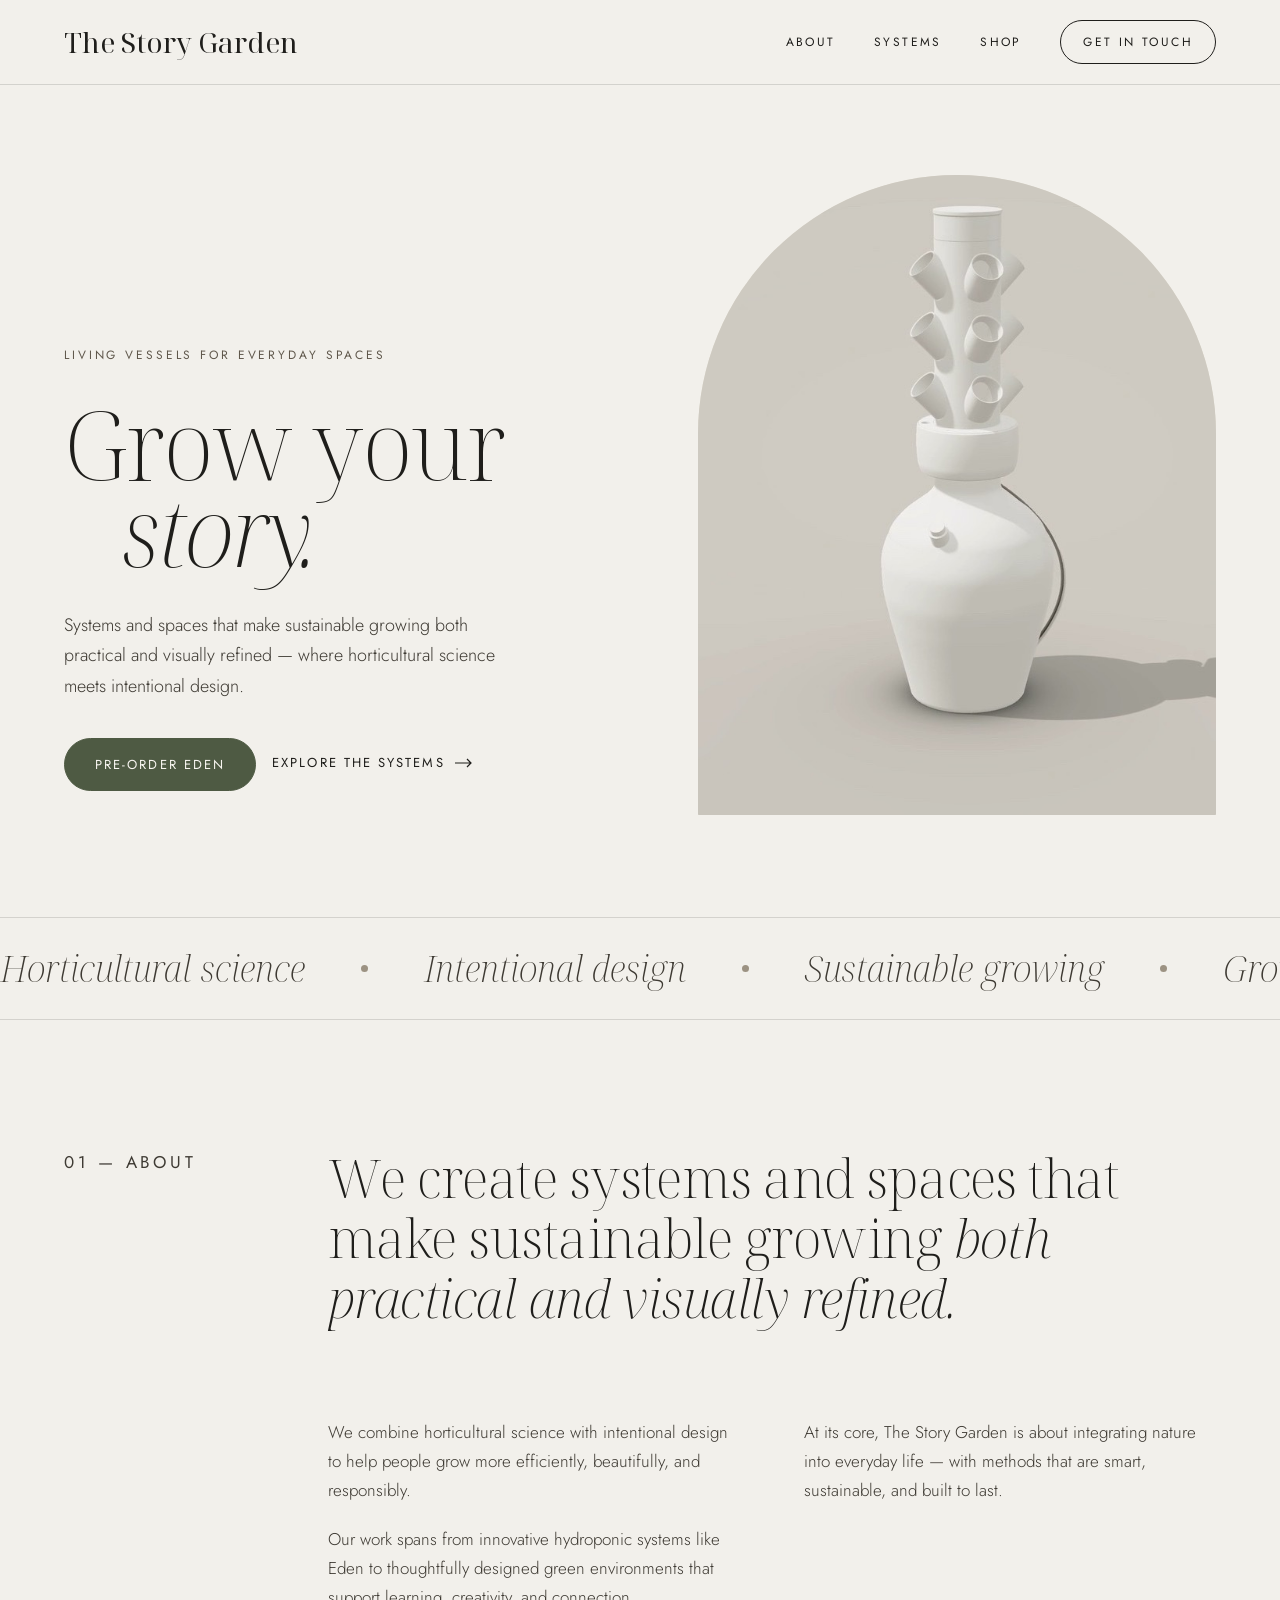
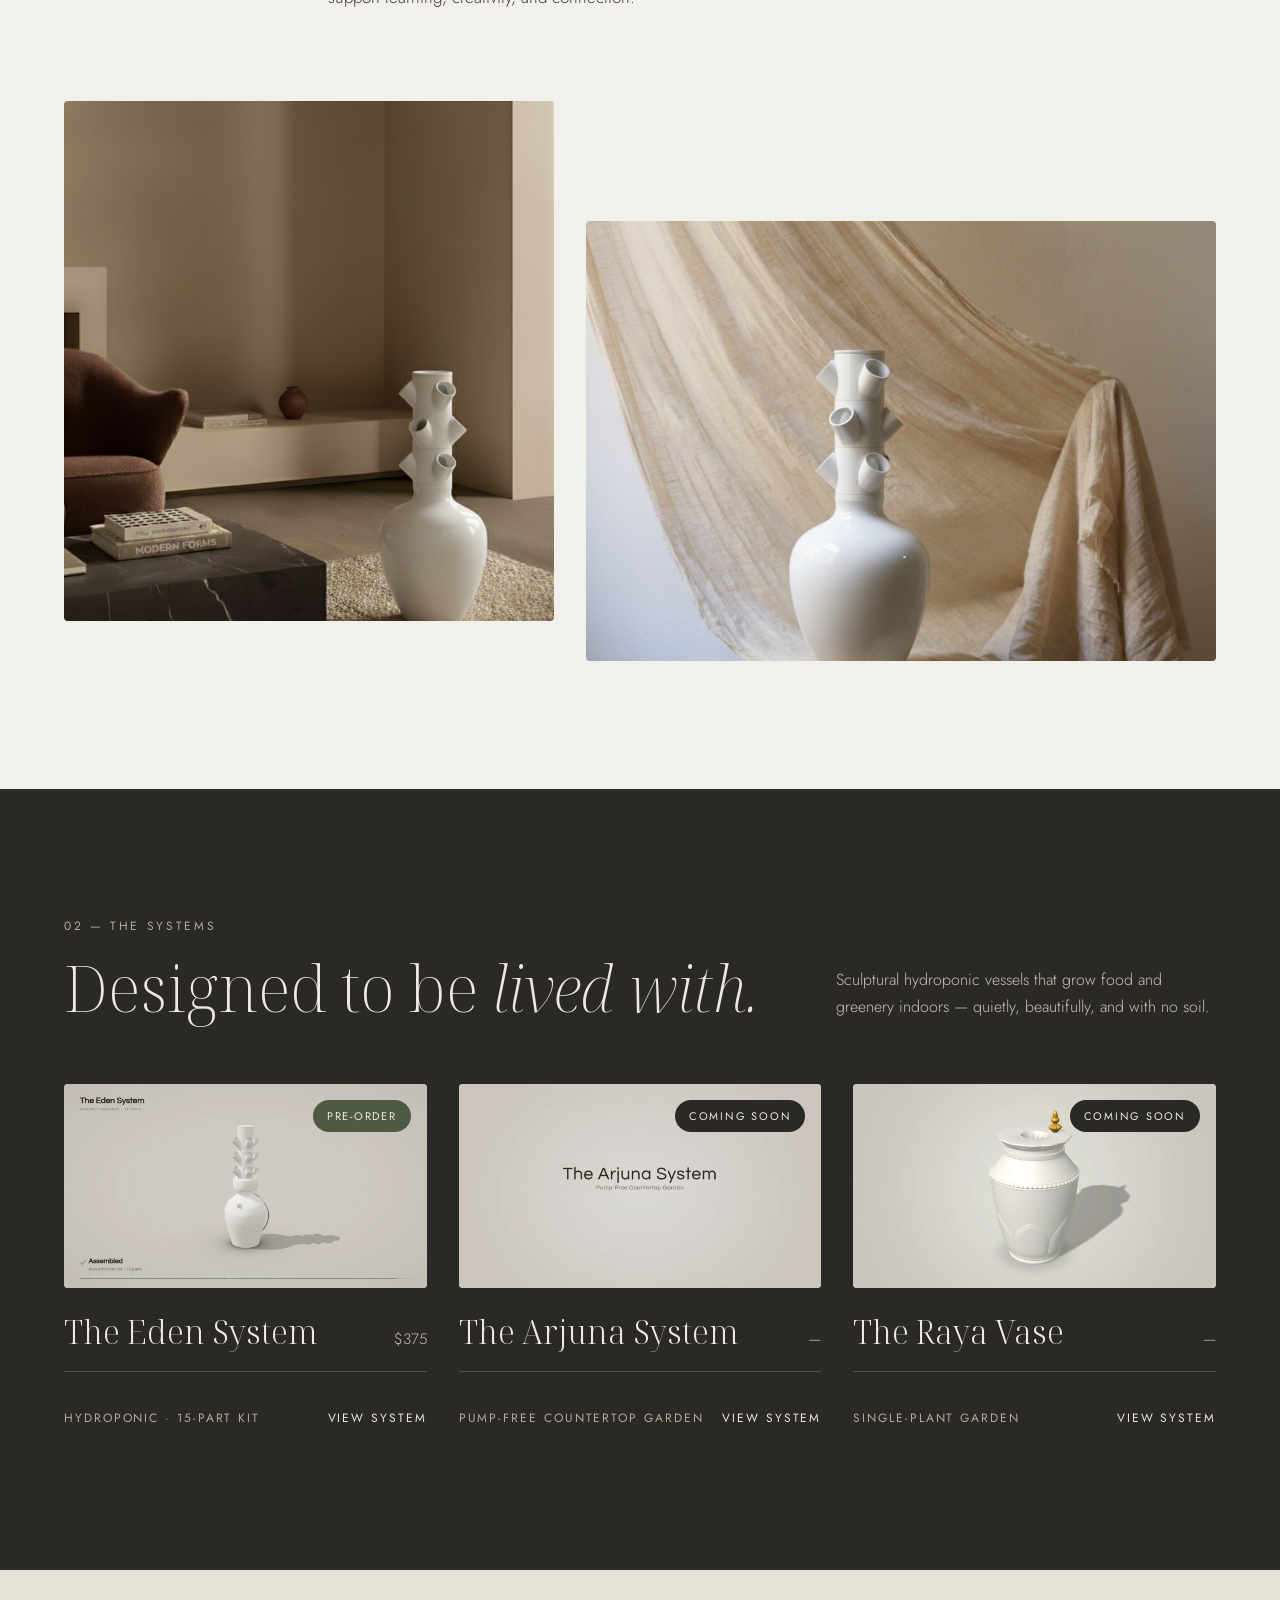
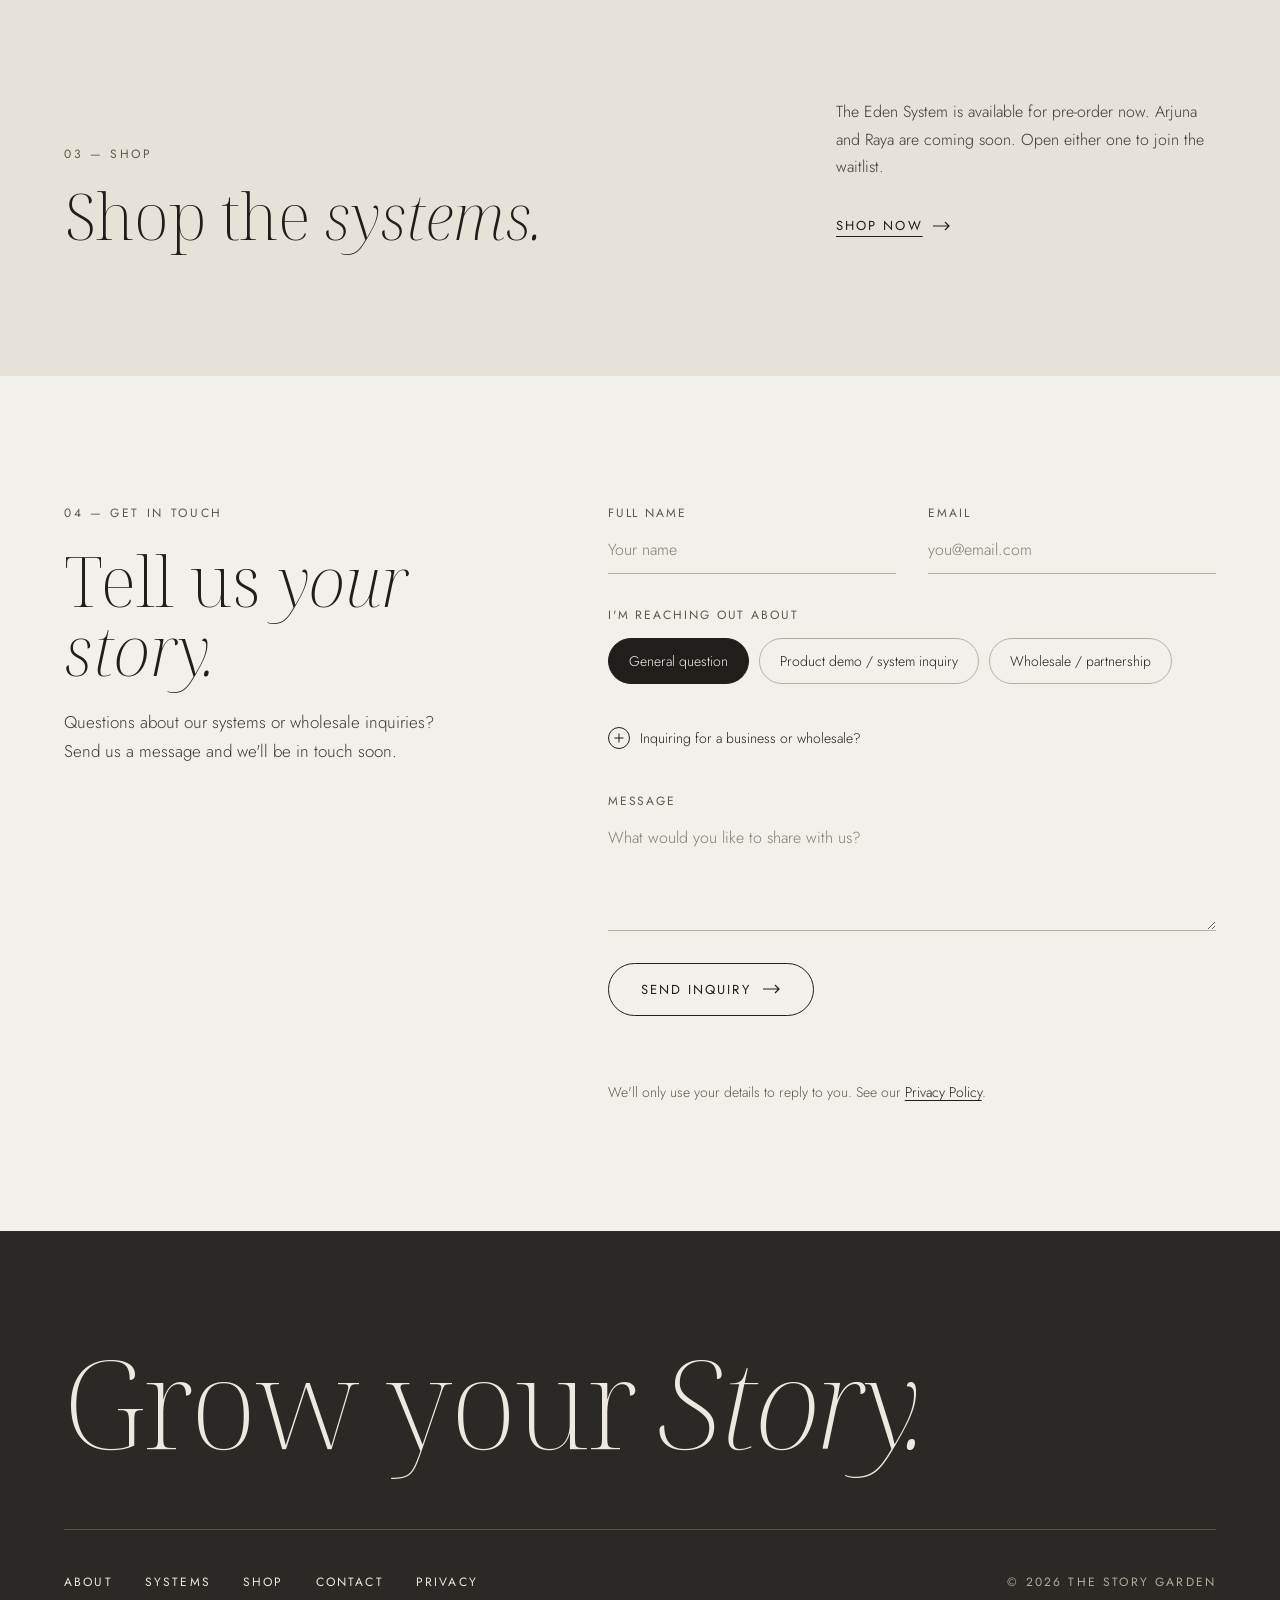
<file: index.html>
<!doctype html>
<html lang="en">
<head>
  <meta charset="utf-8">
  <meta name="viewport" content="width=device-width, initial-scale=1">
  <title>The Story Garden — Living vessels for everyday spaces</title>
  <meta name="description" content="The Story Garden designs sculptural hydroponic systems that make sustainable growing both practical and visually refined.">
  <meta name="theme-color" content="#F2F0EB">
  <link rel="icon" href="favicon.svg" type="image/svg+xml">
  <link rel="apple-touch-icon" href="images/sg-initial-logo.png">

  <link rel="preconnect" href="https://fonts.googleapis.com">
  <link rel="preconnect" href="https://fonts.gstatic.com" crossorigin>
  <link rel="stylesheet" href="https://fonts.googleapis.com/css2?family=Noto+Serif+Display:ital,wght@0,200;0,300;0,400;1,200;1,300&family=Jost:wght@300;400;500&display=swap">
  <link rel="stylesheet" href="css/styles.css">

  <!-- reveal.js runs right away (not deferred) so content never flashes before fading in -->
  <script src="js/reveal.js"></script>
  <script src="js/main.js" defer></script>
  <script src="js/form.js" defer></script>
</head>
<body>

  <!-- ============ HEADER ============ -->
  <header class="site-header">
    <div class="container header-inner">
      <a href="#top" class="logo">The Story Garden</a>
      <nav class="main-nav" aria-label="Main">
        <a class="ulink" href="#about">About</a>
        <a class="ulink" href="#systems">Systems</a>
        <a class="ulink" href="shop.html">Shop</a>
        <a class="btn btn-line btn-small" href="#contact">Get in touch</a>
      </nav>
    </div>
  </header>

  <main>

    <!-- ============ HERO ============ -->
    <section id="top" class="container hero">
      <div class="hero-text">
        <p class="eyebrow load">Living vessels for everyday spaces</p>
        <h1 class="hero-title">
          <span class="load d1">Grow your</span>
          <span class="load d2 indent"><em>story.</em></span>
        </h1>
        <p class="lead load d3">Systems and spaces that make sustainable growing both practical and visually refined — where horticultural science meets intentional design.</p>
        <div class="hero-ctas load d4">
          <a class="btn btn-solid" href="systems/eden.html">Pre-order Eden</a>
          <a class="ulink link-arrow" href="#systems">Explore the systems
            <svg aria-hidden="true" width="18" height="10" viewBox="0 0 18 10" fill="none" stroke="currentColor" stroke-width="1.2"><path d="M0 5h16M12 1l4 4-4 4"/></svg>
          </a>
        </div>
      </div>
      <div class="hero-media zoom">
        <img class="zi drift" src="images/eden-new-hero.jpg" alt="The Eden System, assembled: a rounded vase tank topped by a tower of angled planting pockets">
      </div>
    </section>

    <!-- ============ MARQUEE ============ -->
    <div class="marquee" aria-hidden="true">
      <div class="marquee-track">
        <span>Horticultural science</span><i></i><span>Intentional design</span><i></i><span>Sustainable growing</span><i></i><span>Grow your story</span><i></i>
        <span>Horticultural science</span><i></i><span>Intentional design</span><i></i><span>Sustainable growing</span><i></i><span>Grow your story</span><i></i>
      </div>
    </div>

    <!-- ============ ABOUT ============ -->
    <section id="about" class="container section about">
      <div class="row-label">
        <p class="label reveal">01 — About</p>
        <h2 class="statement reveal">We create systems and spaces that make sustainable growing <em>both practical and visually refined.</em></h2>
      </div>
      <div class="row-label">
        <div class="spacer"></div>
        <div class="body-cols">
          <div class="reveal">
            <p>We combine horticultural science with intentional design to help people grow more efficiently, beautifully, and responsibly.</p>
            <p>Our work spans from innovative hydroponic systems like Eden to thoughtfully designed green environments that support learning, creativity, and connection.</p>
          </div>
          <div class="reveal">
            <p>At its core, The Story Garden is about integrating nature into everyday life — with methods that are smart, sustainable, and built to last.</p>
          </div>
        </div>
      </div>
      <div class="photo-pair">
        <div class="photo reveal zoom"><img class="zi" src="images/eden-living-room.jpg" alt="The Eden System standing beside a sofa and marble table" loading="lazy"></div>
        <div class="photo photo-offset reveal zoom"><img class="zi" src="images/eden-on-linen.jpg" alt="The Eden System vessel on a wooden stool draped in linen" loading="lazy"></div>
      </div>
    </section>

    <!-- ============ SYSTEMS ============ -->
    <section id="systems" class="dark">
      <div class="container section">
        <div class="systems-head">
          <div>
            <p class="label reveal">02 — The Systems</p>
            <h2 class="title reveal">Designed to be <em>lived with.</em></h2>
          </div>
          <p class="systems-intro reveal">Sculptural hydroponic vessels that grow food and greenery indoors — quietly, beautifully, and with no soil.</p>
        </div>

        <div class="systems-grid">
          <article class="system-card reveal">
            <button type="button" class="video-frame zoom" data-title="The Eden System" aria-label="Play The Eden System video">
              <video class="zi" src="media/eden.mp4" poster="media/eden-poster.jpg" autoplay muted loop playsinline preload="metadata"></video>
              <span class="pill pill-accent">Pre-order</span>
            </button>
            <div class="card-title-row">
              <h3><a href="systems/eden.html">The Eden System</a></h3>
              <span class="price">$375</span>
            </div>
            <div class="card-meta">
              <span>Hydroponic · 15-part kit</span>
              <a class="ulink" href="systems/eden.html">View system</a>
            </div>
          </article>

          <article class="system-card reveal">
            <button type="button" class="video-frame zoom" data-title="The Arjuna System" aria-label="Play The Arjuna System video">
              <video class="zi" src="media/arjuna.mp4" poster="media/arjuna-poster.jpg" autoplay muted loop playsinline preload="metadata"></video>
              <span class="pill pill-dark">Coming soon</span>
            </button>
            <div class="card-title-row">
              <h3><a href="systems/arjuna.html">The Arjuna System</a></h3>
              <span class="price">—</span>
            </div>
            <div class="card-meta">
              <span>Pump-free countertop garden</span>
              <a class="ulink" href="systems/arjuna.html">View system</a>
            </div>
          </article>

          <article class="system-card reveal">
            <button type="button" class="video-frame zoom" data-title="The Raya Vase" aria-label="Play The Raya Vase video">
              <video class="zi" src="media/raya.mp4" poster="media/raya-poster.jpg" autoplay muted loop playsinline preload="metadata"></video>
              <span class="pill pill-dark">Coming soon</span>
            </button>
            <div class="card-title-row">
              <h3><a href="systems/raya.html">The Raya Vase</a></h3>
              <span class="price">—</span>
            </div>
            <div class="card-meta">
              <span>Single-Plant Garden</span>
              <a class="ulink" href="systems/raya.html">View system</a>
            </div>
          </article>
        </div>
      </div>
    </section>

    <!-- ============ SHOP ============ -->
    <!-- The product cards live on their own page: shop.html -->
    <section id="shop" class="stone">
      <div class="container section">
        <div class="shop-head is-teaser">
          <div>
            <p class="label reveal">03 — Shop</p>
            <h2 class="title reveal">Shop the <em>systems.</em></h2>
          </div>
          <div class="shop-head-side reveal">
            <p class="shop-intro">The Eden System is available for pre-order now. Arjuna and Raya are coming soon. Open either one to join the waitlist.</p>
            <a class="text-link" href="shop.html">Shop now <svg aria-hidden="true" width="18" height="10" viewBox="0 0 18 10" fill="none" stroke="currentColor" stroke-width="1.2"><path d="M0 5h16M12 1l4 4-4 4"/></svg></a>
          </div>
        </div>
      </div>
    </section>

    <!-- ============ CONTACT ============ -->
    <section id="contact" class="container section contact">
      <div class="contact-intro reveal">
        <p class="label">04 — Get in touch</p>
        <h2 class="title-xl">Tell us <em>your story.</em></h2>
        <p class="body">Questions about our systems or wholesale inquiries? Send us a message and we'll be in touch soon.</p>
      </div>

      <!-- Sent to Formspree by js/form.js. Keep the form ID and field names as they are. -->
      <form id="inquiry-form" class="contact-form reveal" action="https://formspree.io/f/mqagvyaq" method="POST">
        <div class="field-row">
          <label class="field-label">Full name
            <input class="field" type="text" name="name" placeholder="Your name" autocomplete="name" required>
          </label>
          <label class="field-label">Email
            <input class="field" type="email" name="email" placeholder="you@email.com" autocomplete="email" required>
          </label>
        </div>

        <fieldset class="chips">
          <legend class="field-label">I'm reaching out about</legend>
          <div class="chip-row">
            <label class="chip"><input type="radio" name="inquiry_type" value="general" checked><span>General question</span></label>
            <label class="chip"><input type="radio" name="inquiry_type" value="system"><span>Product demo / system inquiry</span></label>
            <label class="chip"><input type="radio" name="inquiry_type" value="wholesale"><span>Wholesale / partnership</span></label>
          </div>
        </fieldset>

        <details class="biz" id="biz">
          <summary><span class="plus" aria-hidden="true"></span>Inquiring for a business or wholesale?</summary>
          <div class="field-row">
            <label class="field-label">Company
              <input class="field" type="text" name="company" placeholder="Business or organization" autocomplete="organization">
            </label>
            <label class="field-label field-sm">Est. quantity
              <input class="field" type="number" name="quantity" min="1" max="10000" placeholder="e.g. 20">
            </label>
            <label class="field-label field-sm">Preferred date
              <input class="field" type="date" name="date">
            </label>
          </div>
        </details>

        <label class="field-label">Message
          <textarea class="field" name="message" rows="4" placeholder="What would you like to share with us?"></textarea>
        </label>

        <button type="submit" class="btn btn-line btn-arrow">Send inquiry
          <svg aria-hidden="true" width="18" height="10" viewBox="0 0 18 10" fill="none" stroke="currentColor" stroke-width="1.2"><path d="M0 5h16M12 1l4 4-4 4"/></svg>
        </button>
        <p class="form-status" role="status" aria-live="polite"></p>
        <p class="form-note">We'll only use your details to reply to you. See our <a href="privacy.html">Privacy Policy</a>.</p>
      </form>
    </section>

  </main>

  <!-- ============ FOOTER ============ -->
  <footer class="dark">
    <div class="container footer-inner">
      <p class="footer-big reveal">Grow your <em>Story.</em></p>
      <div class="footer-bar">
        <nav aria-label="Footer">
          <a class="ulink" href="#about">About</a>
          <a class="ulink" href="#systems">Systems</a>
          <a class="ulink" href="shop.html">Shop</a>
          <a class="ulink" href="#contact">Contact</a>
          <a class="ulink" href="privacy.html">Privacy</a>
        </nav>
        <span class="muted">© <span id="year">2026</span> The Story Garden</span>
      </div>
    </div>
  </footer>

  <!-- ============ FULL-SCREEN VIDEO PLAYER (opened by js/main.js) ============ -->
  <dialog class="player" id="video-player" aria-label="Video player">
    <div class="player-inner">
      <video class="player-video" controls playsinline preload="none"></video>
      <button type="button" class="player-close" aria-label="Close video">
        <svg aria-hidden="true" width="16" height="16" viewBox="0 0 16 16" stroke="currentColor" stroke-width="1.4"><path d="M2 2l12 12M14 2L2 14"/></svg>
      </button>
    </div>
  </dialog>

  <!-- Cloudflare Web Analytics (no cookies; anonymous visit counts) -->
  <script type='module' src='https://static.cloudflareinsights.com/beacon.min.js' data-cf-beacon='{"token": "219ac2c219624229bdef65f859c8a93a"}'></script>
  <!-- End Cloudflare Web Analytics -->
</body>
</html>
</file>
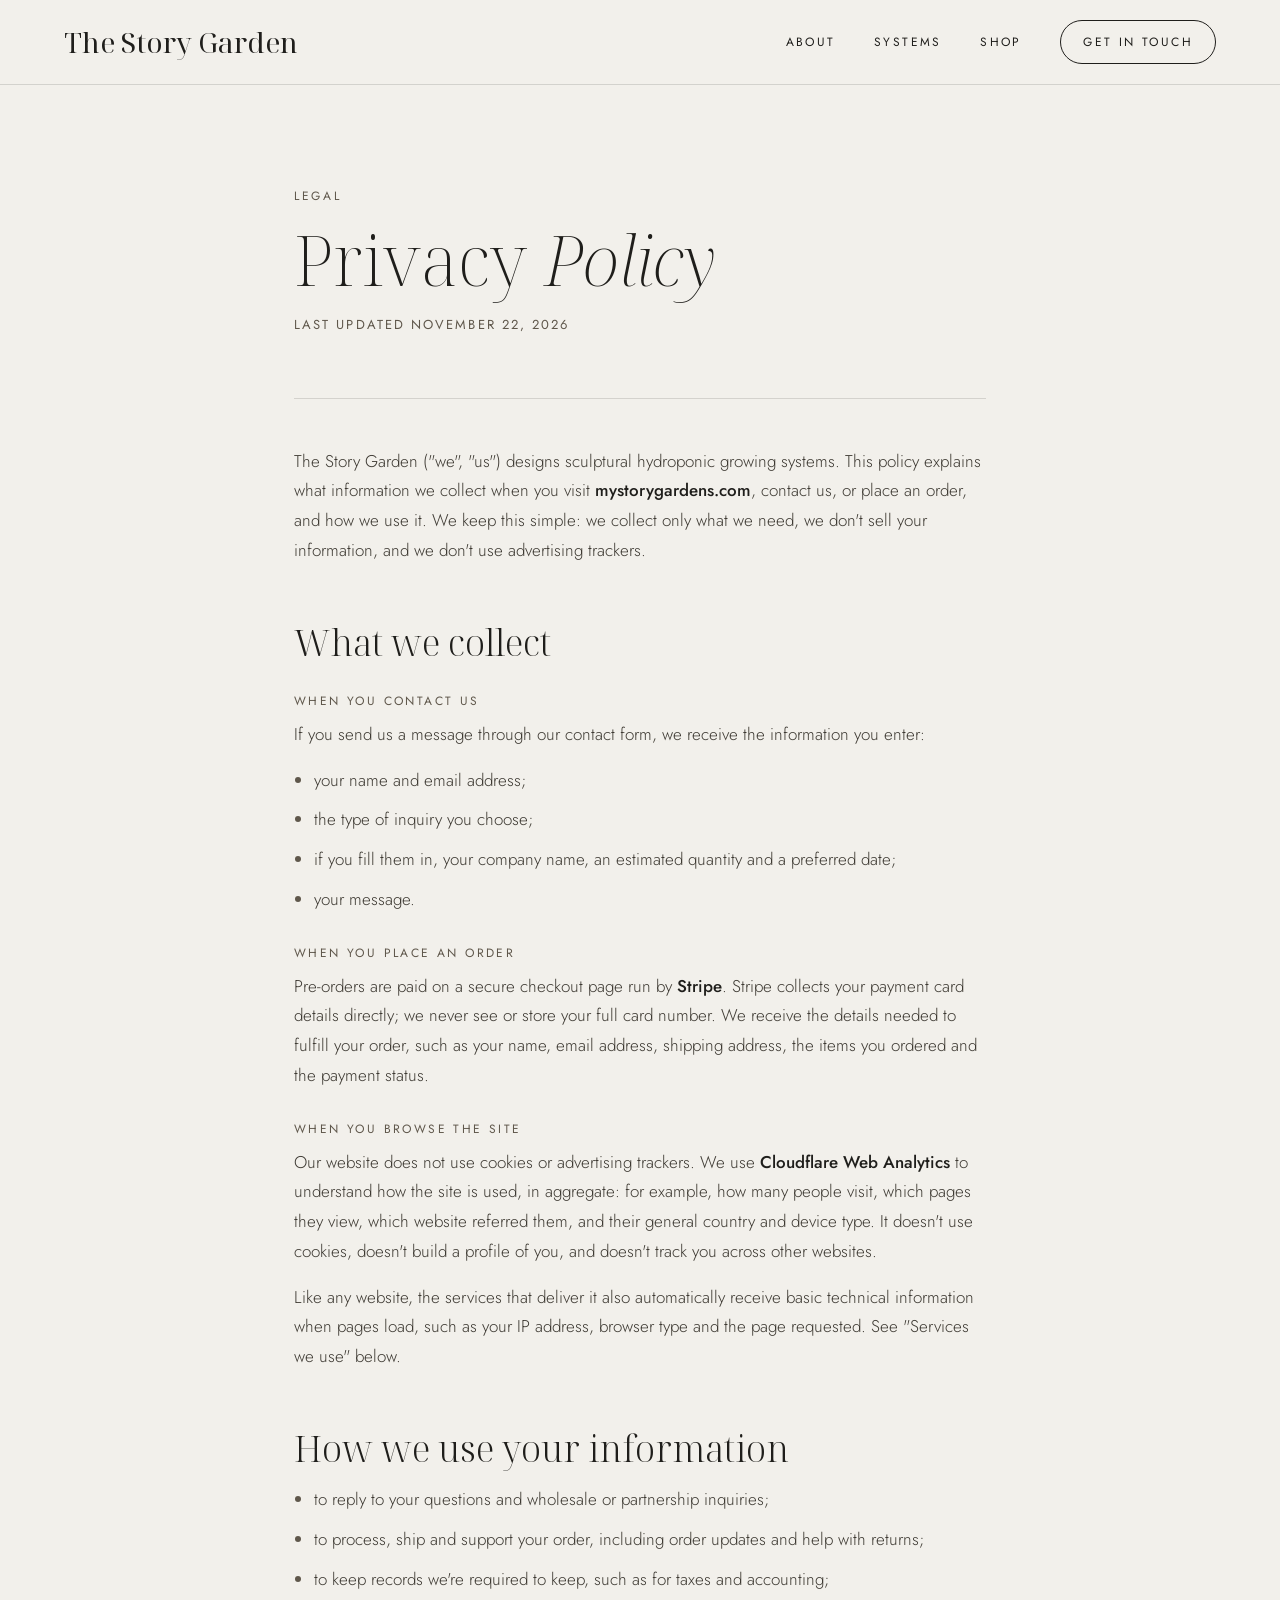
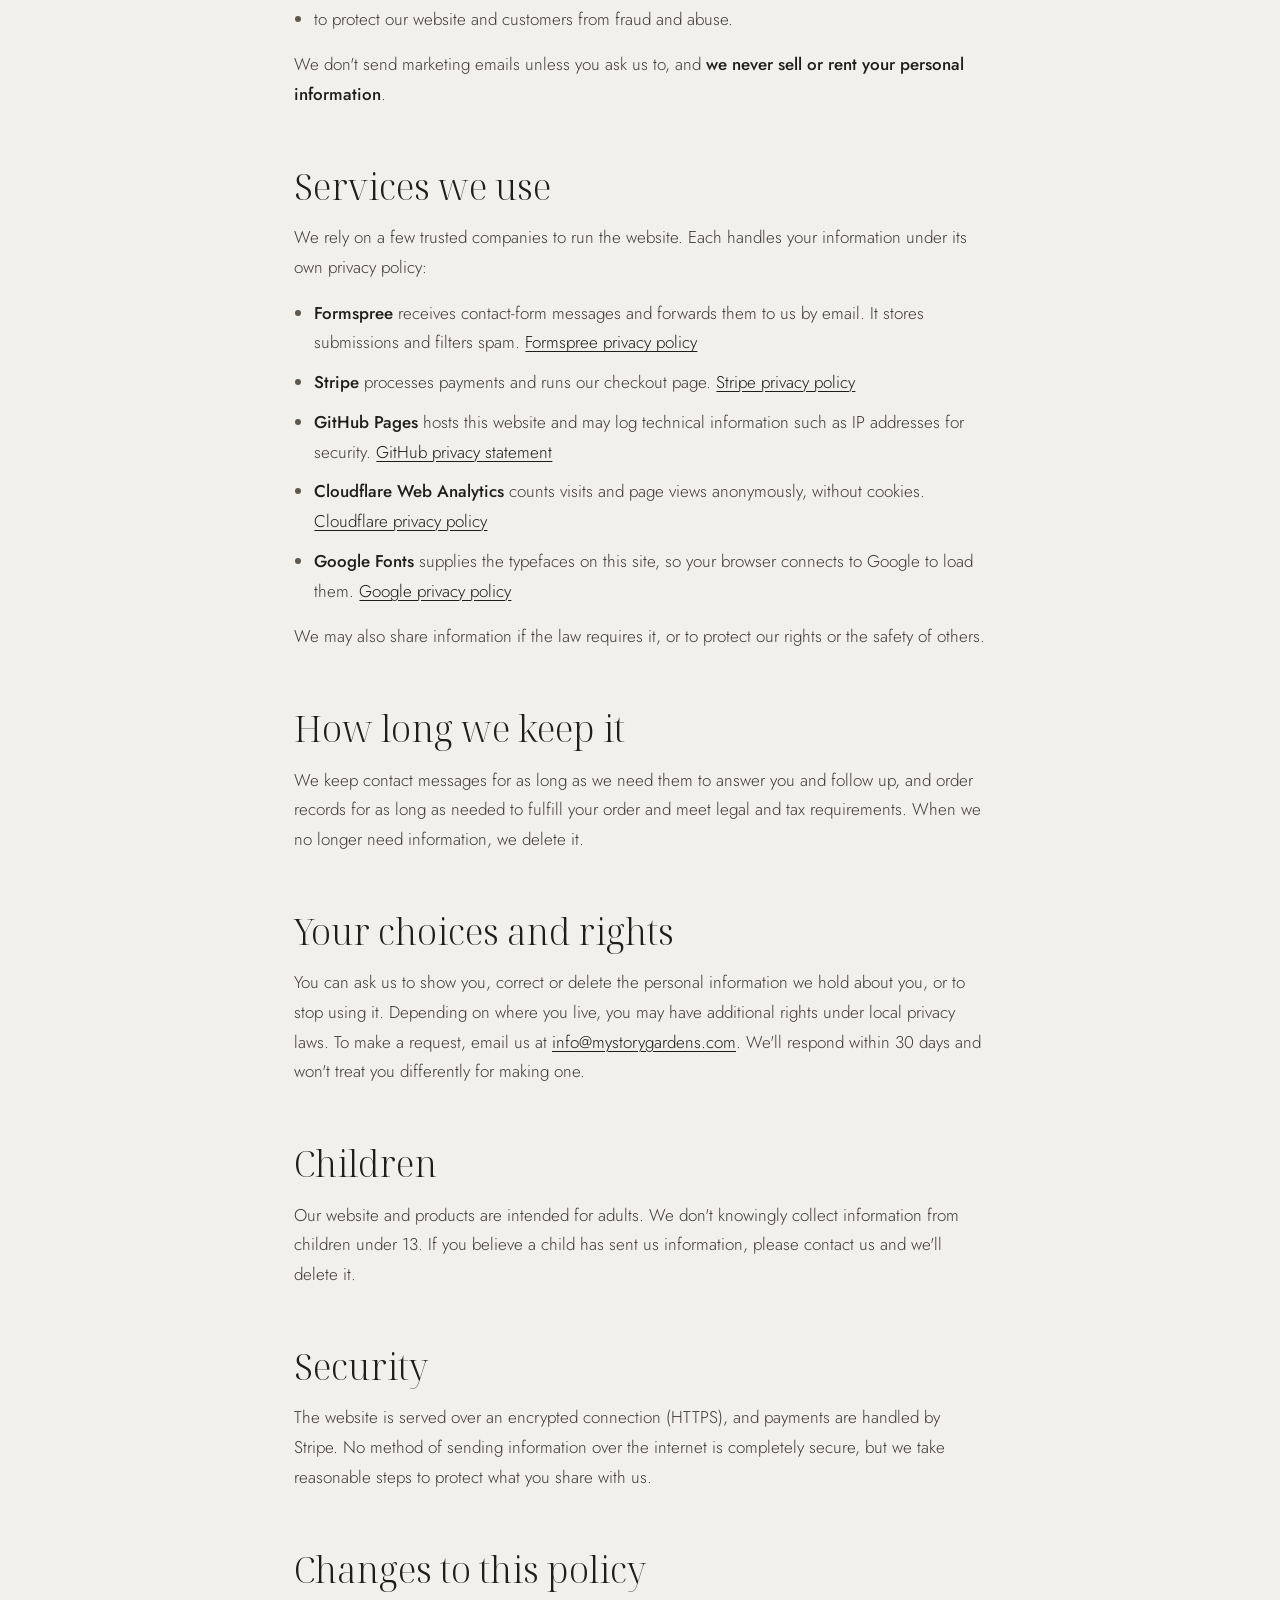
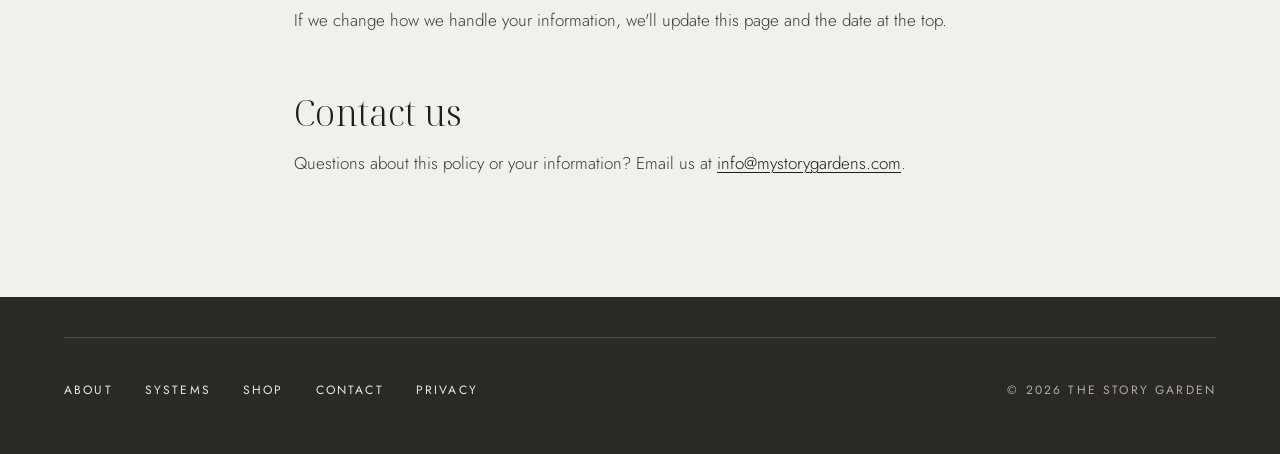
<file: privacy.html>
<!doctype html>
<html lang="en">
<head>
  <meta charset="utf-8">
  <meta name="viewport" content="width=device-width, initial-scale=1">
  <title>Privacy Policy — The Story Garden</title>
  <meta name="description" content="How The Story Garden collects, uses and protects your information.">
  <meta name="theme-color" content="#F2F0EB">
  <link rel="icon" href="favicon.svg" type="image/svg+xml">
  <link rel="apple-touch-icon" href="images/sg-initial-logo.png">

  <link rel="preconnect" href="https://fonts.googleapis.com">
  <link rel="preconnect" href="https://fonts.gstatic.com" crossorigin>
  <link rel="stylesheet" href="https://fonts.googleapis.com/css2?family=Noto+Serif+Display:ital,wght@0,200;0,300;0,400;1,200;1,300&family=Jost:wght@300;400;500&display=swap">
  <link rel="stylesheet" href="css/styles.css">
  <link rel="stylesheet" href="css/legal.css">

  <script src="js/main.js" defer></script>
</head>
<body>

  <!-- ============ HEADER ============ -->
  <header class="site-header">
    <div class="container header-inner">
      <a href="index.html" class="logo">The Story Garden</a>
      <nav class="main-nav" aria-label="Main">
        <a class="ulink" href="index.html#about">About</a>
        <a class="ulink" href="index.html#systems">Systems</a>
        <a class="ulink" href="shop.html">Shop</a>
        <a class="btn btn-line btn-small" href="index.html#contact">Get in touch</a>
      </nav>
    </div>
  </header>

  <main class="container legal">
    <p class="label">Legal</p>
    <h1 class="title-xl">Privacy <em>Policy</em></h1>
    <p class="legal-date">Last updated November 22, 2026</p>

    <div class="legal-body">
      <p>The Story Garden ("we", "us") designs sculptural hydroponic growing systems. This policy explains what information we collect when you visit <strong>mystorygardens.com</strong>, contact us, or place an order, and how we use it. We keep this simple: we collect only what we need, we don't sell your information, and we don't use advertising trackers.</p>

      <h2>What we collect</h2>

      <h3>When you contact us</h3>
      <p>If you send us a message through our contact form, we receive the information you enter:</p>
      <ul>
        <li>your name and email address;</li>
        <li>the type of inquiry you choose;</li>
        <li>if you fill them in, your company name, an estimated quantity and a preferred date;</li>
        <li>your message.</li>
      </ul>

      <h3>When you place an order</h3>
      <p>Pre-orders are paid on a secure checkout page run by <strong>Stripe</strong>. Stripe collects your payment card details directly; we never see or store your full card number. We receive the details needed to fulfill your order, such as your name, email address, shipping address, the items you ordered and the payment status.</p>

      <h3>When you browse the site</h3>
      <p>Our website does not use cookies or advertising trackers. We use <strong>Cloudflare Web Analytics</strong> to understand how the site is used, in aggregate: for example, how many people visit, which pages they view, which website referred them, and their general country and device type. It doesn't use cookies, doesn't build a profile of you, and doesn't track you across other websites.</p>
      <p>Like any website, the services that deliver it also automatically receive basic technical information when pages load, such as your IP address, browser type and the page requested. See "Services we use" below.</p>

      <h2>How we use your information</h2>
      <ul>
        <li>to reply to your questions and wholesale or partnership inquiries;</li>
        <li>to process, ship and support your order, including order updates and help with returns;</li>
        <li>to keep records we're required to keep, such as for taxes and accounting;</li>
        <li>to protect our website and customers from fraud and abuse.</li>
      </ul>
      <p>We don't send marketing emails unless you ask us to, and <strong>we never sell or rent your personal information</strong>.</p>

      <h2>Services we use</h2>
      <p>We rely on a few trusted companies to run the website. Each handles your information under its own privacy policy:</p>
      <ul>
        <li><strong>Formspree</strong> receives contact-form messages and forwards them to us by email. It stores submissions and filters spam. <a href="https://formspree.io/legal/privacy-policy" rel="noopener">Formspree privacy policy</a></li>
        <li><strong>Stripe</strong> processes payments and runs our checkout page. <a href="https://stripe.com/privacy" rel="noopener">Stripe privacy policy</a></li>
        <li><strong>GitHub Pages</strong> hosts this website and may log technical information such as IP addresses for security. <a href="https://docs.github.com/en/site-policy/privacy-policies/github-general-privacy-statement" rel="noopener">GitHub privacy statement</a></li>
        <li><strong>Cloudflare Web Analytics</strong> counts visits and page views anonymously, without cookies. <a href="https://www.cloudflare.com/privacypolicy/" rel="noopener">Cloudflare privacy policy</a></li>
        <li><strong>Google Fonts</strong> supplies the typefaces on this site, so your browser connects to Google to load them. <a href="https://policies.google.com/privacy" rel="noopener">Google privacy policy</a></li>
      </ul>
      <p>We may also share information if the law requires it, or to protect our rights or the safety of others.</p>

      <h2>How long we keep it</h2>
      <p>We keep contact messages for as long as we need them to answer you and follow up, and order records for as long as needed to fulfill your order and meet legal and tax requirements. When we no longer need information, we delete it.</p>

      <h2>Your choices and rights</h2>
      <p>You can ask us to show you, correct or delete the personal information we hold about you, or to stop using it. Depending on where you live, you may have additional rights under local privacy laws. To make a request, email us at <a href="mailto:info@mystorygardens.com">info@mystorygardens.com</a>. We'll respond within 30 days and won't treat you differently for making one.</p>

      <h2>Children</h2>
      <p>Our website and products are intended for adults. We don't knowingly collect information from children under 13. If you believe a child has sent us information, please contact us and we'll delete it.</p>

      <h2>Security</h2>
      <p>The website is served over an encrypted connection (HTTPS), and payments are handled by Stripe. No method of sending information over the internet is completely secure, but we take reasonable steps to protect what you share with us.</p>

      <h2>Changes to this policy</h2>
      <p>If we change how we handle your information, we'll update this page and the date at the top.</p>

      <h2>Contact us</h2>
      <p>Questions about this policy or your information? Email us at <a href="mailto:info@mystorygardens.com">info@mystorygardens.com</a>.</p>
    </div>
  </main>

  <!-- ============ FOOTER ============ -->
  <footer class="dark">
    <div class="container footer-inner">
      <div class="footer-bar">
        <nav aria-label="Footer">
          <a class="ulink" href="index.html#about">About</a>
          <a class="ulink" href="index.html#systems">Systems</a>
          <a class="ulink" href="shop.html">Shop</a>
          <a class="ulink" href="index.html#contact">Contact</a>
          <a class="ulink" href="privacy.html" aria-current="page">Privacy</a>
        </nav>
        <span class="muted">© <span id="year">2026</span> The Story Garden</span>
      </div>
    </div>
  </footer>

  <!-- Cloudflare Web Analytics (no cookies; anonymous visit counts) -->
  <script type='module' src='https://static.cloudflareinsights.com/beacon.min.js' data-cf-beacon='{"token": "219ac2c219624229bdef65f859c8a93a"}'></script>
  <!-- End Cloudflare Web Analytics -->
</body>
</html>
</file>
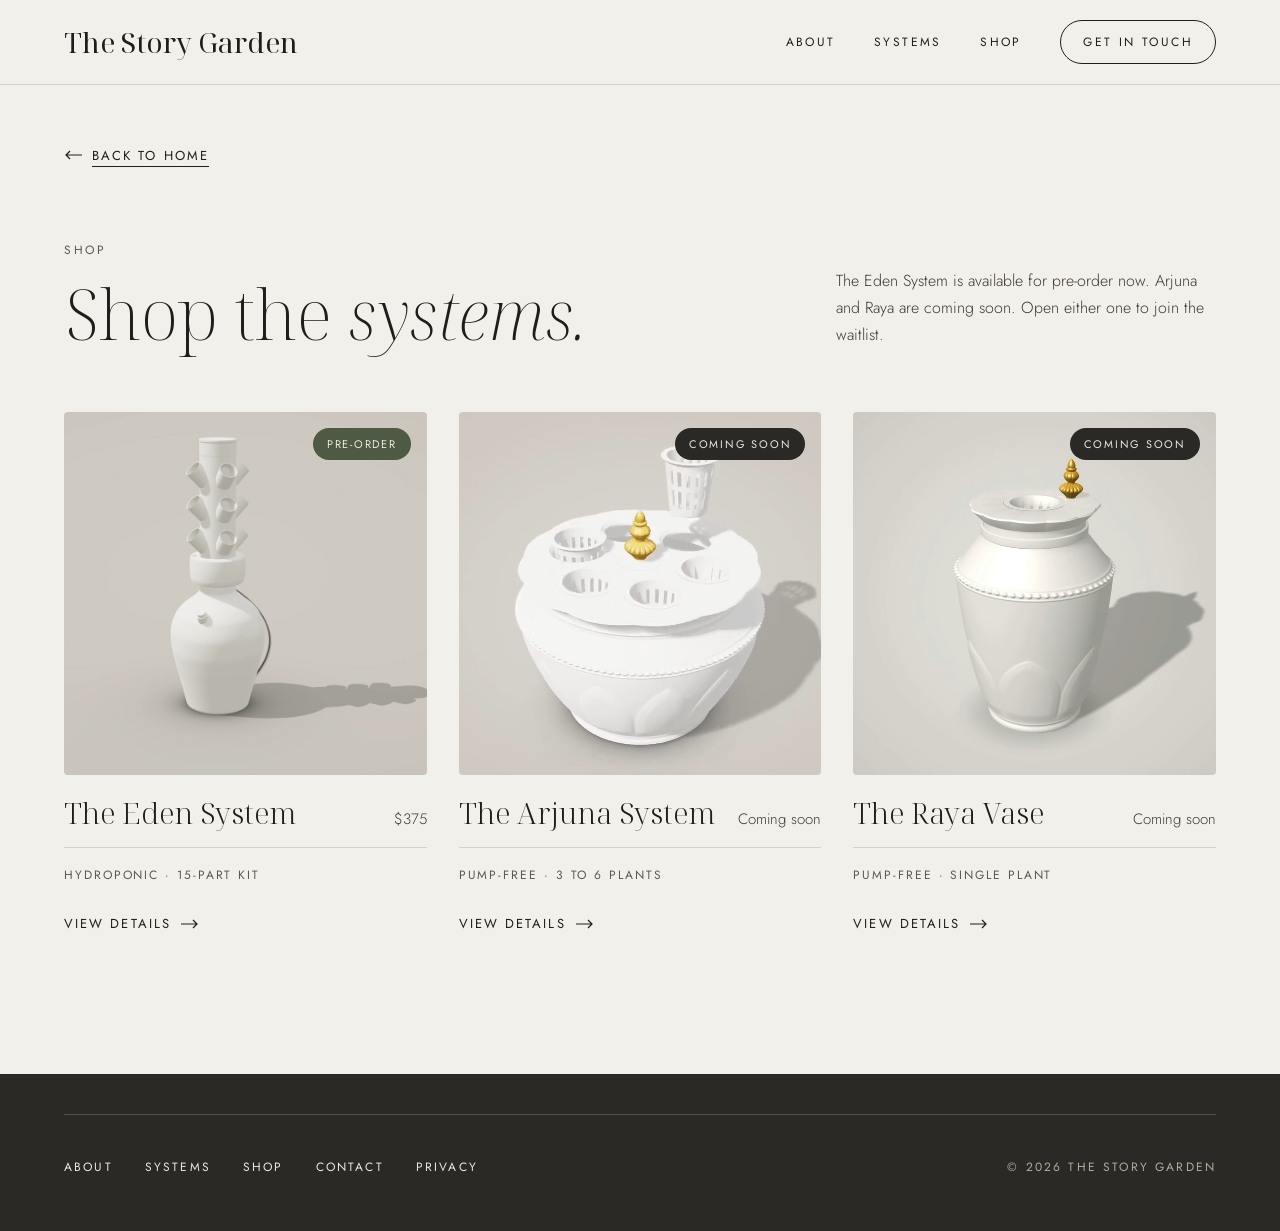
<file: shop.html>
<!doctype html>
<html lang="en">
<head>
  <meta charset="utf-8">
  <meta name="viewport" content="width=device-width, initial-scale=1">
  <title>Shop — The Story Garden</title>
  <meta name="description" content="Shop The Story Garden's sculptural hydroponic systems: the Eden System, the Arjuna System and the Raya Vase.">
  <meta name="theme-color" content="#F2F0EB">
  <link rel="icon" href="favicon.svg" type="image/svg+xml">
  <link rel="apple-touch-icon" href="images/sg-initial-logo.png">

  <link rel="preconnect" href="https://fonts.googleapis.com">
  <link rel="preconnect" href="https://fonts.gstatic.com" crossorigin>
  <link rel="stylesheet" href="https://fonts.googleapis.com/css2?family=Noto+Serif+Display:ital,wght@0,200;0,300;0,400;1,200;1,300&family=Jost:wght@300;400;500&display=swap">
  <link rel="stylesheet" href="css/styles.css">

  <script src="js/reveal.js"></script>
  <script src="js/main.js" defer></script>
</head>
<body>

  <!-- ============ HEADER ============ -->
  <header class="site-header">
    <div class="container header-inner">
      <a href="index.html" class="logo">The Story Garden</a>
      <nav class="main-nav" aria-label="Main">
        <a class="ulink" href="index.html#about">About</a>
        <a class="ulink" href="index.html#systems">Systems</a>
        <a class="ulink" href="shop.html">Shop</a>
        <a class="btn btn-line btn-small" href="index.html#contact">Get in touch</a>
      </nav>
    </div>
  </header>

  <main class="container section shop-page">
    <a class="text-link back-home" href="index.html"><svg aria-hidden="true" width="18" height="10" viewBox="0 0 18 10" fill="none" stroke="currentColor" stroke-width="1.2"><path d="M0 5h16M12 1l4 4-4 4"/></svg> Back to home</a>

    <div class="shop-head">
      <div>
        <p class="label">Shop</p>
        <h1 class="title-xl">Shop the <em>systems.</em></h1>
      </div>
      <p class="shop-intro">The Eden System is available for pre-order now. Arjuna and Raya are coming soon. Open either one to join the waitlist.</p>
    </div>

        <div class="shop-grid">
          <a class="shop-card reveal" href="systems/eden.html">
            <div class="shop-card-media">
              <img class="zi" src="images/eden-new-assembled.jpg" alt="" loading="lazy">
              <span class="pill pill-accent">Pre-order</span>
            </div>
            <div class="shop-card-title-row">
              <h3>The Eden System</h3>
              <span class="shop-card-price">$375</span>
            </div>
            <p class="shop-card-meta">Hydroponic · 15-part kit</p>
            <span class="shop-card-cta">View details <svg aria-hidden="true" width="18" height="10" viewBox="0 0 18 10" fill="none" stroke="currentColor" stroke-width="1.2"><path d="M0 5h16M12 1l4 4-4 4"/></svg></span>
          </a>
          <a class="shop-card reveal" href="systems/arjuna.html">
            <div class="shop-card-media">
              <img class="zi" src="images/arjuna-assembled.jpg" alt="" loading="lazy">
              <span class="pill pill-dark">Coming soon</span>
            </div>
            <div class="shop-card-title-row">
              <h3>The Arjuna System</h3>
              <span class="shop-card-price">Coming soon</span>
            </div>
            <p class="shop-card-meta">Pump-free · 3 to 6 plants</p>
            <span class="shop-card-cta">View details <svg aria-hidden="true" width="18" height="10" viewBox="0 0 18 10" fill="none" stroke="currentColor" stroke-width="1.2"><path d="M0 5h16M12 1l4 4-4 4"/></svg></span>
          </a>
          <a class="shop-card reveal" href="systems/raya.html">
            <div class="shop-card-media">
              <img class="zi" src="images/raya-assembled.jpg" alt="" loading="lazy">
              <span class="pill pill-dark">Coming soon</span>
            </div>
            <div class="shop-card-title-row">
              <h3>The Raya Vase</h3>
              <span class="shop-card-price">Coming soon</span>
            </div>
            <p class="shop-card-meta">Pump-free · Single plant</p>
            <span class="shop-card-cta">View details <svg aria-hidden="true" width="18" height="10" viewBox="0 0 18 10" fill="none" stroke="currentColor" stroke-width="1.2"><path d="M0 5h16M12 1l4 4-4 4"/></svg></span>
          </a>
        </div>
  </main>

  <!-- ============ FOOTER ============ -->
  <footer class="dark">
    <div class="container footer-inner">
      <div class="footer-bar">
        <nav aria-label="Footer">
          <a class="ulink" href="index.html#about">About</a>
          <a class="ulink" href="index.html#systems">Systems</a>
          <a class="ulink" href="shop.html" aria-current="page">Shop</a>
          <a class="ulink" href="index.html#contact">Contact</a>
          <a class="ulink" href="privacy.html">Privacy</a>
        </nav>
        <span class="muted">© <span id="year">2026</span> The Story Garden</span>
      </div>
    </div>
  </footer>

  <!-- Cloudflare Web Analytics (no cookies; anonymous visit counts) -->
  <script type='module' src='https://static.cloudflareinsights.com/beacon.min.js' data-cf-beacon='{"token": "219ac2c219624229bdef65f859c8a93a"}'></script>
  <!-- End Cloudflare Web Analytics -->
</body>
</html>
</file>
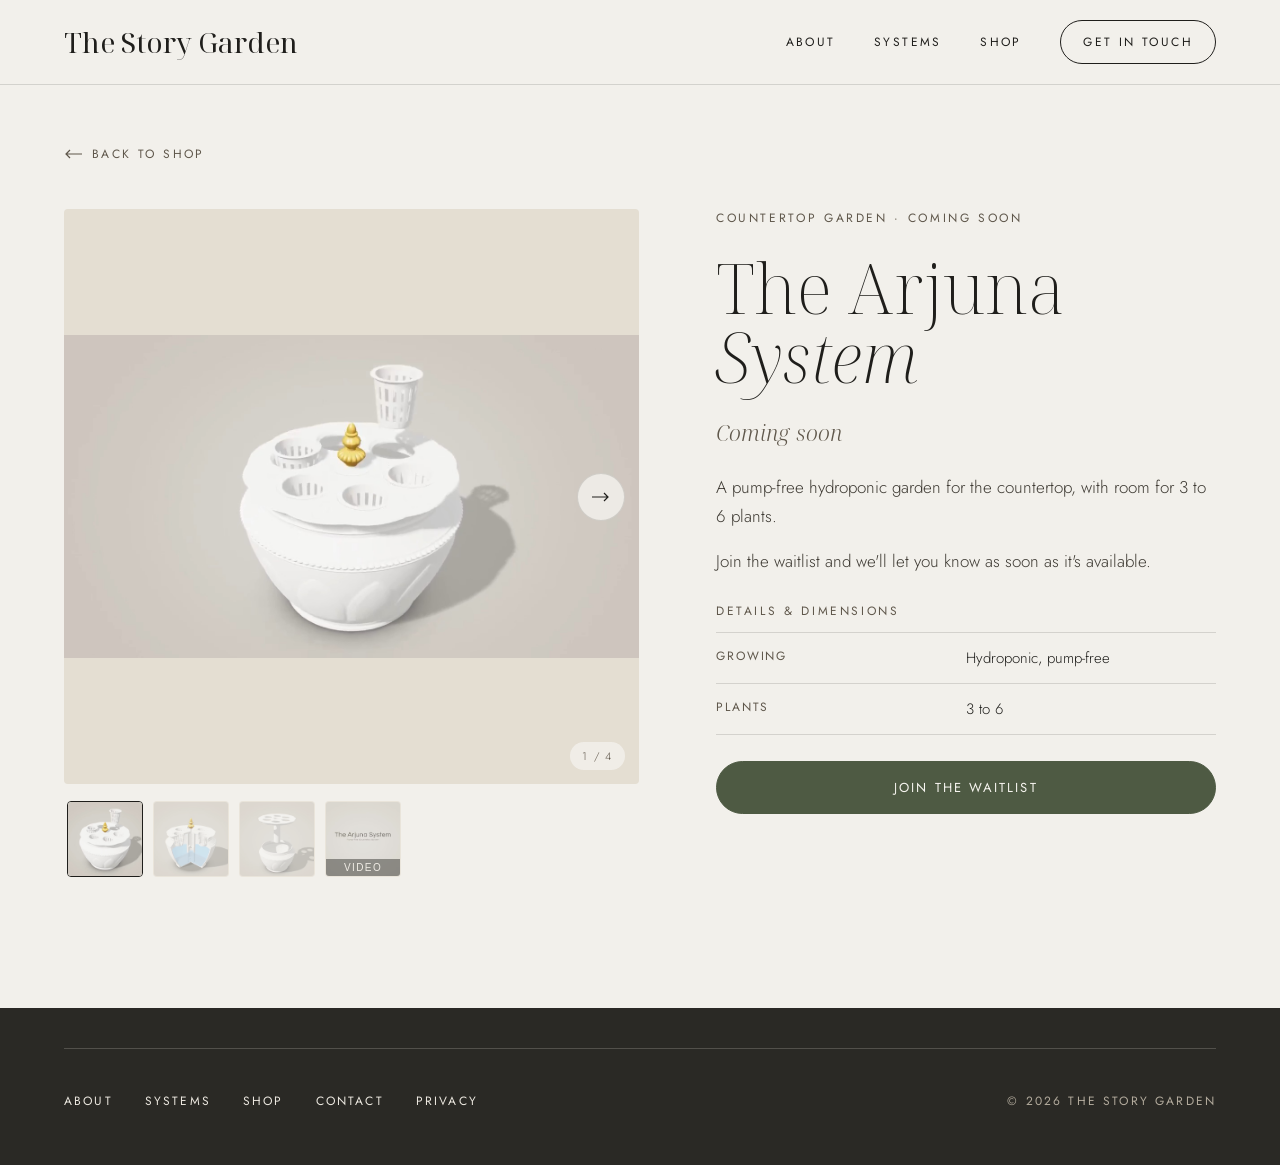
<file: systems/arjuna.html>
<!doctype html>
<html lang="en">
<head>
  <meta charset="utf-8">
  <meta name="viewport" content="width=device-width, initial-scale=1">
  <title>The Arjuna System — The Story Garden</title>
  <meta name="description" content="The Arjuna System: a pump-free hydroponic countertop garden for 3 to 6 plants. Coming soon.">
  <meta name="theme-color" content="#F2F0EB">
  <link rel="icon" href="../favicon.svg" type="image/svg+xml">
  <link rel="apple-touch-icon" href="../images/sg-initial-logo.png">

  <link rel="preconnect" href="https://fonts.googleapis.com">
  <link rel="preconnect" href="https://fonts.gstatic.com" crossorigin>
  <link rel="stylesheet" href="https://fonts.googleapis.com/css2?family=Noto+Serif+Display:ital,wght@0,200;0,300;0,400;1,200;1,300&family=Jost:wght@300;400;500&display=swap">
  <link rel="stylesheet" href="../css/styles.css">
  <link rel="stylesheet" href="../css/product.css">

  <script src="../js/main.js" defer></script>
  <script src="../js/carousel.js" defer></script>
</head>
<body>

  <!-- ============ HEADER ============ -->
  <header class="site-header">
    <div class="container header-inner">
      <a href="../index.html" class="logo">The Story Garden</a>
      <nav class="main-nav" aria-label="Main">
        <a class="ulink" href="../index.html#about">About</a>
        <a class="ulink" href="../index.html#systems">Systems</a>
        <a class="ulink" href="../shop.html">Shop</a>
        <a class="btn btn-line btn-small" href="../index.html#contact">Get in touch</a>
      </nav>
    </div>
  </header>

  <main class="container product-page">
    <a class="ulink back-link" href="../shop.html"><svg aria-hidden="true" width="18" height="10" viewBox="0 0 18 10" fill="none" stroke="currentColor" stroke-width="1.2"><path d="M0 5h16M12 1l4 4-4 4"/></svg> Back to shop</a>

    <section class="product" aria-label="The Arjuna System">
      <!-- Left: photos and the assembly video (js/carousel.js) -->
      <div class="product-media" data-carousel>
        <div class="carousel" aria-roledescription="carousel" aria-label="The Arjuna System photos and video">
          <div class="carousel-track" tabindex="0" aria-label="Use the left and right arrow keys to browse">
            <figure class="slide" aria-label="1 of 4"><img src="../images/arjuna-assembled.jpg" alt="The Arjuna System assembled, with planting baskets and a gold finial"></figure>
            <figure class="slide" aria-label="2 of 4"><img src="../images/arjuna-cutaway.jpg" alt="Cut-away view of the Arjuna System showing the water reservoir" loading="lazy"></figure>
            <figure class="slide" aria-label="3 of 4"><img src="../images/arjuna-parts.jpg" alt="Exploded view of the Arjuna System&#x27;s parts" loading="lazy"></figure>
            <figure class="slide slide-video" aria-label="4 of 4: The Arjuna System assembly video"><video src="../media/arjuna.mp4" poster="../media/arjuna-poster.jpg" muted loop playsinline controls preload="none" aria-label="The Arjuna System assembly video"></video></figure>
          </div>
          <button type="button" class="carousel-btn prev" aria-label="Previous"><svg aria-hidden="true" width="18" height="10" viewBox="0 0 18 10" fill="none" stroke="currentColor" stroke-width="1.2"><path d="M0 5h16M12 1l4 4-4 4"/></svg></button>
          <button type="button" class="carousel-btn next" aria-label="Next"><svg aria-hidden="true" width="18" height="10" viewBox="0 0 18 10" fill="none" stroke="currentColor" stroke-width="1.2"><path d="M0 5h16M12 1l4 4-4 4"/></svg></button>
          <span class="carousel-count" aria-hidden="true"></span>
        </div>
        <div class="thumbs" role="group" aria-label="Choose a photo or video">
          <button type="button" class="thumb" aria-label="Show photo 1: The Arjuna System assembled, with planting baskets and a gold finial"><img src="../images/arjuna-assembled.jpg" alt=""></button>
          <button type="button" class="thumb" aria-label="Show photo 2: Cut-away view of the Arjuna System showing the water reservoir"><img src="../images/arjuna-cutaway.jpg" alt=""></button>
          <button type="button" class="thumb" aria-label="Show photo 3: Exploded view of the Arjuna System&#x27;s parts"><img src="../images/arjuna-parts.jpg" alt=""></button>
          <button type="button" class="thumb" aria-label="Show the The Arjuna System assembly video"><img src="../media/arjuna-poster.jpg" alt=""><span class="thumb-tag" aria-hidden="true">Video</span></button>
        </div>
      </div>

      <!-- Right: details -->
      <div class="product-info">
        <p class="label">Countertop garden · Coming soon</p>
        <h1 class="title-xl">The Arjuna <em>System</em></h1>
        <p class="product-price is-soon">Coming soon</p>
        <!-- PLACEHOLDER description: replace with the full product description later -->
        <p class="body">A pump-free hydroponic garden for the countertop, with room for 3 to 6 plants.</p>
        <p class="body">Join the waitlist and we&#x27;ll let you know as soon as it&#x27;s available.</p>
        <p class="label specs-title">Details &amp; dimensions</p>
        <dl class="specs">
          <dt>Growing</dt><dd>Hydroponic, pump-free</dd>
          <dt>Plants</dt><dd>3 to 6</dd>
        </dl>
        <a class="btn btn-solid btn-wide" href="../index.html#contact">Join the waitlist</a>
      </div>
    </section>
  </main>

  <!-- ============ FOOTER ============ -->
  <footer class="dark">
    <div class="container footer-inner">
      <div class="footer-bar">
        <nav aria-label="Footer">
          <a class="ulink" href="../index.html#about">About</a>
          <a class="ulink" href="../index.html#systems">Systems</a>
          <a class="ulink" href="../shop.html">Shop</a>
          <a class="ulink" href="../index.html#contact">Contact</a>
          <a class="ulink" href="../privacy.html">Privacy</a>
        </nav>
        <span class="muted">© <span id="year">2026</span> The Story Garden</span>
      </div>
    </div>
  </footer>

  <!-- Cloudflare Web Analytics (no cookies; anonymous visit counts) -->
  <script type='module' src='https://static.cloudflareinsights.com/beacon.min.js' data-cf-beacon='{"token": "219ac2c219624229bdef65f859c8a93a"}'></script>
  <!-- End Cloudflare Web Analytics -->
</body>
</html>
</file>
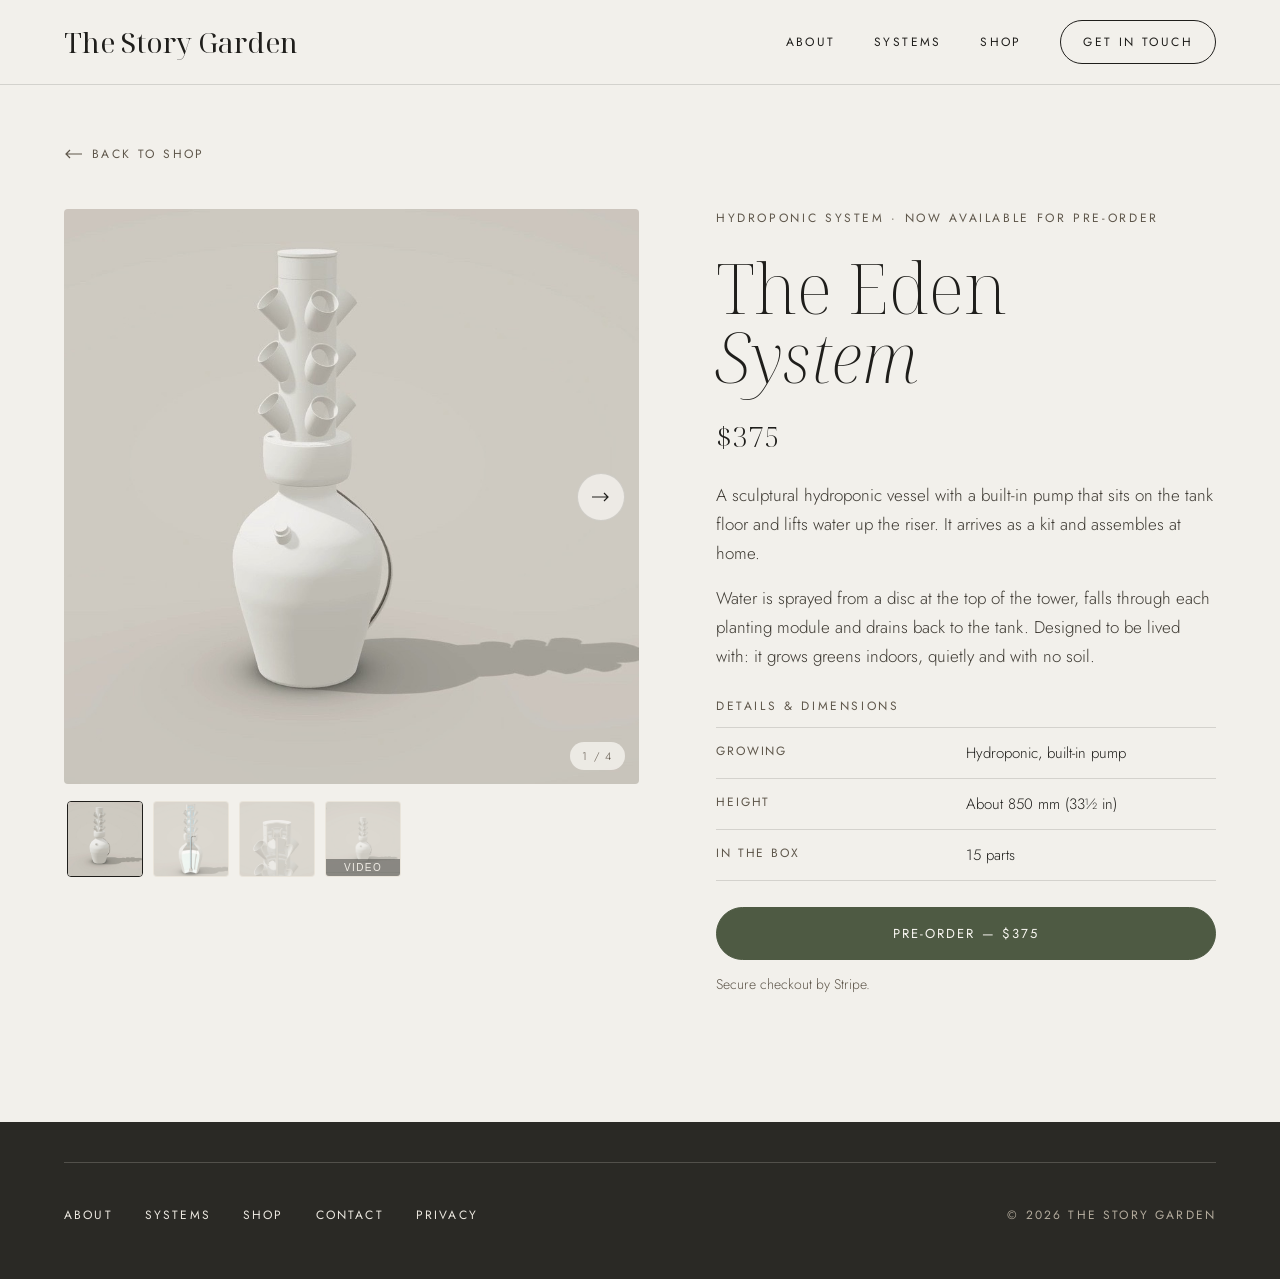
<file: systems/eden.html>
<!doctype html>
<html lang="en">
<head>
  <meta charset="utf-8">
  <meta name="viewport" content="width=device-width, initial-scale=1">
  <title>The Eden System — The Story Garden</title>
  <meta name="description" content="The Eden System: a sculptural hydroponic vessel with a built-in pump. $375, available for pre-order.">
  <meta name="theme-color" content="#F2F0EB">
  <link rel="icon" href="../favicon.svg" type="image/svg+xml">
  <link rel="apple-touch-icon" href="../images/sg-initial-logo.png">

  <link rel="preconnect" href="https://fonts.googleapis.com">
  <link rel="preconnect" href="https://fonts.gstatic.com" crossorigin>
  <link rel="stylesheet" href="https://fonts.googleapis.com/css2?family=Noto+Serif+Display:ital,wght@0,200;0,300;0,400;1,200;1,300&family=Jost:wght@300;400;500&display=swap">
  <link rel="stylesheet" href="../css/styles.css">
  <link rel="stylesheet" href="../css/product.css">

  <script src="../js/main.js" defer></script>
  <script src="../js/carousel.js" defer></script>
</head>
<body>

  <!-- ============ HEADER ============ -->
  <header class="site-header">
    <div class="container header-inner">
      <a href="../index.html" class="logo">The Story Garden</a>
      <nav class="main-nav" aria-label="Main">
        <a class="ulink" href="../index.html#about">About</a>
        <a class="ulink" href="../index.html#systems">Systems</a>
        <a class="ulink" href="../shop.html">Shop</a>
        <a class="btn btn-line btn-small" href="../index.html#contact">Get in touch</a>
      </nav>
    </div>
  </header>

  <main class="container product-page">
    <a class="ulink back-link" href="../shop.html"><svg aria-hidden="true" width="18" height="10" viewBox="0 0 18 10" fill="none" stroke="currentColor" stroke-width="1.2"><path d="M0 5h16M12 1l4 4-4 4"/></svg> Back to shop</a>

    <section class="product" aria-label="The Eden System">
      <!-- Left: photos and the assembly video (js/carousel.js) -->
      <div class="product-media" data-carousel>
        <div class="carousel" aria-roledescription="carousel" aria-label="The Eden System photos and video">
          <div class="carousel-track" tabindex="0" aria-label="Use the left and right arrow keys to browse">
            <figure class="slide" aria-label="1 of 4"><img src="../images/eden-new-assembled.jpg" alt="The Eden System assembled: a rounded vase tank topped by a tower of angled planting pockets"></figure>
            <figure class="slide" aria-label="2 of 4"><img src="../images/eden-new-flow.jpg" alt="Cut-away of the Eden System showing water sprayed up the tower and draining back to the tank" loading="lazy"></figure>
            <figure class="slide" aria-label="3 of 4"><img src="../images/eden-new-disc.jpg" alt="Close-up cut-away of the spray disc and planting pockets inside the tower" loading="lazy"></figure>
            <figure class="slide slide-video" aria-label="4 of 4: The Eden System assembly video"><video src="../media/eden.mp4" poster="../media/eden-poster.jpg" muted loop playsinline controls preload="none" aria-label="The Eden System assembly video"></video></figure>
          </div>
          <button type="button" class="carousel-btn prev" aria-label="Previous"><svg aria-hidden="true" width="18" height="10" viewBox="0 0 18 10" fill="none" stroke="currentColor" stroke-width="1.2"><path d="M0 5h16M12 1l4 4-4 4"/></svg></button>
          <button type="button" class="carousel-btn next" aria-label="Next"><svg aria-hidden="true" width="18" height="10" viewBox="0 0 18 10" fill="none" stroke="currentColor" stroke-width="1.2"><path d="M0 5h16M12 1l4 4-4 4"/></svg></button>
          <span class="carousel-count" aria-hidden="true"></span>
        </div>
        <div class="thumbs" role="group" aria-label="Choose a photo or video">
          <button type="button" class="thumb" aria-label="Show photo 1: The Eden System assembled: a rounded vase tank topped by a tower of angled planting pockets"><img src="../images/eden-new-assembled.jpg" alt=""></button>
          <button type="button" class="thumb" aria-label="Show photo 2: Cut-away of the Eden System showing water sprayed up the tower and draining back to the tank"><img src="../images/eden-new-flow.jpg" alt=""></button>
          <button type="button" class="thumb" aria-label="Show photo 3: Close-up cut-away of the spray disc and planting pockets inside the tower"><img src="../images/eden-new-disc.jpg" alt=""></button>
          <button type="button" class="thumb" aria-label="Show the The Eden System assembly video"><img src="../media/eden-poster.jpg" alt=""><span class="thumb-tag" aria-hidden="true">Video</span></button>
        </div>
      </div>

      <!-- Right: details -->
      <div class="product-info">
        <p class="label">Hydroponic system · Now available for pre-order</p>
        <h1 class="title-xl">The Eden <em>System</em></h1>
        <p class="product-price">$375</p>
        <!-- PLACEHOLDER description: replace with the full product description later -->
        <p class="body">A sculptural hydroponic vessel with a built-in pump that sits on the tank floor and lifts water up the riser. It arrives as a kit and assembles at home.</p>
        <p class="body">Water is sprayed from a disc at the top of the tower, falls through each planting module and drains back to the tank. Designed to be lived with: it grows greens indoors, quietly and with no soil.</p>
        <p class="label specs-title">Details &amp; dimensions</p>
        <dl class="specs">
          <dt>Growing</dt><dd>Hydroponic, built-in pump</dd>
          <dt>Height</dt><dd>About 850 mm (33½ in)</dd>
          <dt>In the box</dt><dd>15 parts</dd>
        </dl>
        <a class="btn btn-solid btn-wide" href="https://buy.stripe.com/9B6aEXfJg7PJc3k4e1bsc03">Pre-order — $375</a>
        <p class="product-note">Secure checkout by Stripe.</p>
      </div>
    </section>
  </main>

  <!-- ============ FOOTER ============ -->
  <footer class="dark">
    <div class="container footer-inner">
      <div class="footer-bar">
        <nav aria-label="Footer">
          <a class="ulink" href="../index.html#about">About</a>
          <a class="ulink" href="../index.html#systems">Systems</a>
          <a class="ulink" href="../shop.html">Shop</a>
          <a class="ulink" href="../index.html#contact">Contact</a>
          <a class="ulink" href="../privacy.html">Privacy</a>
        </nav>
        <span class="muted">© <span id="year">2026</span> The Story Garden</span>
      </div>
    </div>
  </footer>

  <!-- Cloudflare Web Analytics (no cookies; anonymous visit counts) -->
  <script type='module' src='https://static.cloudflareinsights.com/beacon.min.js' data-cf-beacon='{"token": "219ac2c219624229bdef65f859c8a93a"}'></script>
  <!-- End Cloudflare Web Analytics -->
</body>
</html>
</file>
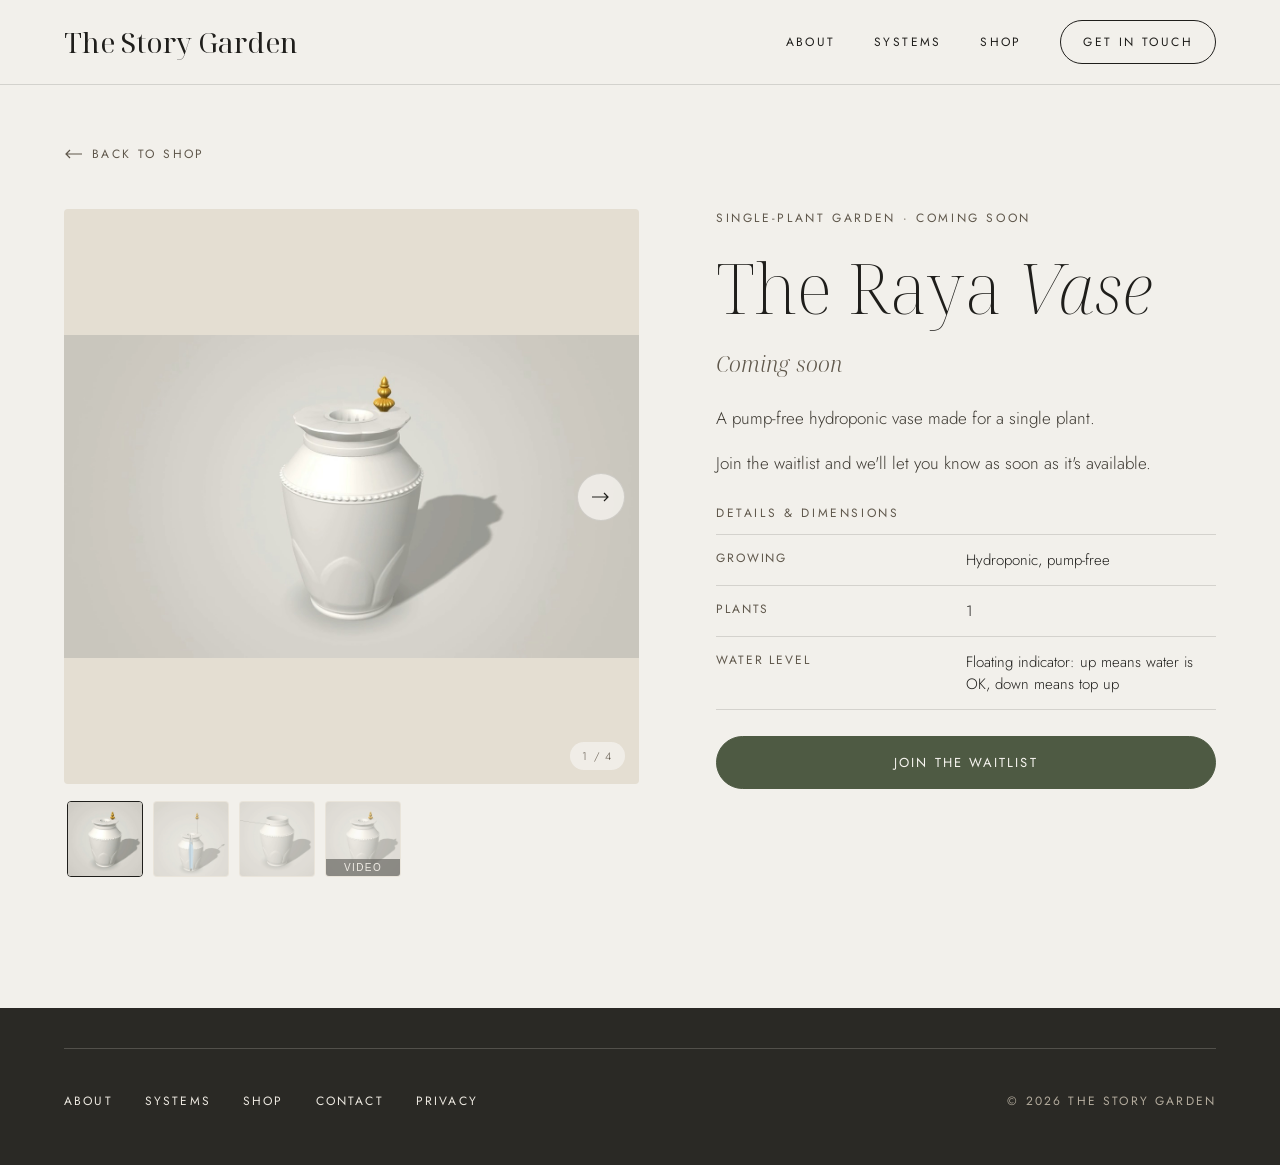
<file: systems/raya.html>
<!doctype html>
<html lang="en">
<head>
  <meta charset="utf-8">
  <meta name="viewport" content="width=device-width, initial-scale=1">
  <title>The Raya Vase — The Story Garden</title>
  <meta name="description" content="The Raya Vase: a pump-free hydroponic vase for a single plant. Coming soon.">
  <meta name="theme-color" content="#F2F0EB">
  <link rel="icon" href="../favicon.svg" type="image/svg+xml">
  <link rel="apple-touch-icon" href="../images/sg-initial-logo.png">

  <link rel="preconnect" href="https://fonts.googleapis.com">
  <link rel="preconnect" href="https://fonts.gstatic.com" crossorigin>
  <link rel="stylesheet" href="https://fonts.googleapis.com/css2?family=Noto+Serif+Display:ital,wght@0,200;0,300;0,400;1,200;1,300&family=Jost:wght@300;400;500&display=swap">
  <link rel="stylesheet" href="../css/styles.css">
  <link rel="stylesheet" href="../css/product.css">

  <script src="../js/main.js" defer></script>
  <script src="../js/carousel.js" defer></script>
</head>
<body>

  <!-- ============ HEADER ============ -->
  <header class="site-header">
    <div class="container header-inner">
      <a href="../index.html" class="logo">The Story Garden</a>
      <nav class="main-nav" aria-label="Main">
        <a class="ulink" href="../index.html#about">About</a>
        <a class="ulink" href="../index.html#systems">Systems</a>
        <a class="ulink" href="../shop.html">Shop</a>
        <a class="btn btn-line btn-small" href="../index.html#contact">Get in touch</a>
      </nav>
    </div>
  </header>

  <main class="container product-page">
    <a class="ulink back-link" href="../shop.html"><svg aria-hidden="true" width="18" height="10" viewBox="0 0 18 10" fill="none" stroke="currentColor" stroke-width="1.2"><path d="M0 5h16M12 1l4 4-4 4"/></svg> Back to shop</a>

    <section class="product" aria-label="The Raya Vase">
      <!-- Left: photos and the assembly video (js/carousel.js) -->
      <div class="product-media" data-carousel>
        <div class="carousel" aria-roledescription="carousel" aria-label="The Raya Vase photos and video">
          <div class="carousel-track" tabindex="0" aria-label="Use the left and right arrow keys to browse">
            <figure class="slide" aria-label="1 of 4"><img src="../images/raya-assembled.jpg" alt="The Raya Vase assembled, with its gold finial"></figure>
            <figure class="slide" aria-label="2 of 4"><img src="../images/raya-cutaway.jpg" alt="Cut-away view of the Raya Vase showing the water inside" loading="lazy"></figure>
            <figure class="slide" aria-label="3 of 4"><img src="../images/raya-collar.jpg" alt="Close-up of the Raya Vase&#x27;s collar ring" loading="lazy"></figure>
            <figure class="slide slide-video" aria-label="4 of 4: The Raya Vase assembly video"><video src="../media/raya.mp4" poster="../media/raya-poster.jpg" muted loop playsinline controls preload="none" aria-label="The Raya Vase assembly video"></video></figure>
          </div>
          <button type="button" class="carousel-btn prev" aria-label="Previous"><svg aria-hidden="true" width="18" height="10" viewBox="0 0 18 10" fill="none" stroke="currentColor" stroke-width="1.2"><path d="M0 5h16M12 1l4 4-4 4"/></svg></button>
          <button type="button" class="carousel-btn next" aria-label="Next"><svg aria-hidden="true" width="18" height="10" viewBox="0 0 18 10" fill="none" stroke="currentColor" stroke-width="1.2"><path d="M0 5h16M12 1l4 4-4 4"/></svg></button>
          <span class="carousel-count" aria-hidden="true"></span>
        </div>
        <div class="thumbs" role="group" aria-label="Choose a photo or video">
          <button type="button" class="thumb" aria-label="Show photo 1: The Raya Vase assembled, with its gold finial"><img src="../images/raya-assembled.jpg" alt=""></button>
          <button type="button" class="thumb" aria-label="Show photo 2: Cut-away view of the Raya Vase showing the water inside"><img src="../images/raya-cutaway.jpg" alt=""></button>
          <button type="button" class="thumb" aria-label="Show photo 3: Close-up of the Raya Vase&#x27;s collar ring"><img src="../images/raya-collar.jpg" alt=""></button>
          <button type="button" class="thumb" aria-label="Show the The Raya Vase assembly video"><img src="../media/raya-poster.jpg" alt=""><span class="thumb-tag" aria-hidden="true">Video</span></button>
        </div>
      </div>

      <!-- Right: details -->
      <div class="product-info">
        <p class="label">Single-plant garden · Coming soon</p>
        <h1 class="title-xl">The Raya <em>Vase</em></h1>
        <p class="product-price is-soon">Coming soon</p>
        <!-- PLACEHOLDER description: replace with the full product description later -->
        <p class="body">A pump-free hydroponic vase made for a single plant.</p>
        <p class="body">Join the waitlist and we&#x27;ll let you know as soon as it&#x27;s available.</p>
        <p class="label specs-title">Details &amp; dimensions</p>
        <dl class="specs">
          <dt>Growing</dt><dd>Hydroponic, pump-free</dd>
          <dt>Plants</dt><dd>1</dd>
          <dt>Water level</dt><dd>Floating indicator: up means water is OK, down means top up</dd>
        </dl>
        <a class="btn btn-solid btn-wide" href="../index.html#contact">Join the waitlist</a>
      </div>
    </section>
  </main>

  <!-- ============ FOOTER ============ -->
  <footer class="dark">
    <div class="container footer-inner">
      <div class="footer-bar">
        <nav aria-label="Footer">
          <a class="ulink" href="../index.html#about">About</a>
          <a class="ulink" href="../index.html#systems">Systems</a>
          <a class="ulink" href="../shop.html">Shop</a>
          <a class="ulink" href="../index.html#contact">Contact</a>
          <a class="ulink" href="../privacy.html">Privacy</a>
        </nav>
        <span class="muted">© <span id="year">2026</span> The Story Garden</span>
      </div>
    </div>
  </footer>

  <!-- Cloudflare Web Analytics (no cookies; anonymous visit counts) -->
  <script type='module' src='https://static.cloudflareinsights.com/beacon.min.js' data-cf-beacon='{"token": "219ac2c219624229bdef65f859c8a93a"}'></script>
  <!-- End Cloudflare Web Analytics -->
</body>
</html>
</file>
<file: css/styles.css>
/* =========================================================
   The Story Garden — styles
   Colors and fonts live in :root so you can tweak them in one place.
   Fonts are loaded in index.html (Google Fonts: Noto Serif Display + Jost).
   ========================================================= */

:root {
  --ground: #F2F0EB;      /* page background */
  --stone: #E7E2D8;       /* shop band */
  --photo: #E4DED2;       /* image placeholder tone */
  --ink: #1F1E1B;         /* main text */
  --body: #3E3A33;        /* paragraph text */
  --muted: #5F574B;       /* small labels */
  --line: rgba(31, 30, 27, .14);
  --dark: #2A2925;        /* systems + footer */
  --on-dark: #EDE9E1;
  --on-dark-muted: #B3AB9D;
  --accent: #4E5A43;      /* moss green buttons */

  --serif: 'Noto Serif Display', Georgia, serif;
  --sans: 'Jost', system-ui, sans-serif;

  --pad: clamp(20px, 5vw, 64px);
  --ease: cubic-bezier(.2, .7, .2, 1);
}

*, *::before, *::after { box-sizing: border-box; }
html { scroll-behavior: smooth; scroll-padding-top: 84px; }
body {
  margin: 0;
  background: var(--ground);
  color: var(--ink);
  font-family: var(--sans);
  font-weight: 300;
  -webkit-font-smoothing: antialiased;
}
img, video { display: block; max-width: 100%; }
a { color: inherit; text-decoration: none; }
a:hover { color: var(--accent); }
em { font-style: italic; }
h1, h2, h3, p { margin: 0; }

/* Clear outline for keyboard users (not shown on mouse click) */
:focus-visible { outline: 2px solid var(--accent); outline-offset: 3px; }
.dark :focus-visible { outline-color: var(--on-dark); }

.container { max-width: 1320px; margin: 0 auto; padding-inline: var(--pad); }
.section { padding-block: clamp(80px, 10vw, 150px); }

/* ---------- Type helpers ---------- */
.label, .eyebrow, .small-caps {
  font-size: 12px; letter-spacing: .22em; text-transform: uppercase;
  color: var(--muted); font-weight: 400;
}
.title, .title-xl, .statement, .hero-title, .footer-big, .logo, h3 {
  font-family: var(--serif); font-weight: 200;
}
.title { font-size: clamp(40px, 5vw, 72px); line-height: 1.02; }
.title-xl { font-size: clamp(48px, 5.4vw, 80px); line-height: 1; }
.statement { font-size: clamp(34px, 4.2vw, 60px); line-height: 1.12; letter-spacing: -.01em; }
.body, .lead, .about p { font-size: 17px; line-height: 1.7; color: var(--body); }
.lead { font-size: 18px; max-width: 440px; }

/* ---------- Links & buttons ---------- */
.ulink {
  background-image: linear-gradient(currentColor, currentColor);
  background-size: 0% 1px; background-repeat: no-repeat; background-position: 0 100%;
  padding-bottom: 3px; transition: background-size .5s ease;
}
.ulink:hover { background-size: 100% 1px; }
/* Always-underlined text link with an arrow (e.g. "Shop now", "Back to home") */
.text-link {
  display: inline-flex; align-items: center; gap: 10px; min-height: 44px;
  font-size: 13px; letter-spacing: .16em; text-transform: uppercase; font-weight: 400;
  text-decoration: underline; text-decoration-thickness: 1px; text-underline-offset: 6px;
  transition: color .3s;
}
/* Small text links: invisible padding makes the tap area 44px tall; the underline stays under the text */
.main-nav .ulink, .footer-bar .ulink, .card-meta .ulink {
  display: inline-block; padding-block: 15px; background-position: 0 calc(100% - 13px);
}
.link-arrow {
  display: inline-flex; align-items: center; gap: 10px; min-height: 44px;
  font-size: 13px; letter-spacing: .16em; text-transform: uppercase; font-weight: 400;
}

.btn {
  display: inline-flex; align-items: center; justify-content: center; gap: 12px;
  min-height: 48px; padding: 16px 30px; border-radius: 999px;
  font: inherit; font-size: 13px; font-weight: 400; letter-spacing: .16em; text-transform: uppercase;
  cursor: pointer; transition: background-color .4s, color .4s, border-color .4s;
}
.btn-solid { background: var(--accent); color: #F7F5F0; border: 1px solid var(--accent); }
.btn-solid:hover { background: var(--ink); border-color: var(--ink); color: var(--ground); }
.btn-line { background: transparent; color: var(--ink); border: 1px solid var(--ink); }
.btn-line:hover { background: var(--ink); color: var(--ground); }
.btn-small { min-height: 44px; padding: 12px 22px; font-size: 12px; letter-spacing: .2em; }
.btn-wide { width: 100%; min-height: 52px; }
.btn:disabled { opacity: .6; cursor: wait; }

/* ---------- Header ---------- */
.site-header {
  position: sticky; top: 0; z-index: 10;
  background: rgba(242, 240, 235, .9); backdrop-filter: blur(10px);
  border-bottom: 1px solid var(--line);
}
.header-inner {
  min-height: 84px; display: flex; align-items: center; justify-content: space-between;
  gap: 16px 24px; flex-wrap: wrap; padding-block: 12px;
}
.logo { font-size: 28px; font-weight: 400; }
.main-nav {
  display: flex; align-items: center; gap: clamp(18px, 3vw, 40px);
  font-size: 12px; letter-spacing: .2em; text-transform: uppercase; font-weight: 400;
}

/* ---------- Hero ---------- */
.hero {
  display: flex; flex-wrap: wrap; align-items: flex-end;
  gap: clamp(40px, 6vw, 96px);
  padding-block: clamp(48px, 7vw, 96px) clamp(64px, 8vw, 112px);
}
.hero-text { flex: 1 1 460px; min-width: 0; display: flex; flex-direction: column; gap: 36px; padding-bottom: 24px; }
.eyebrow { letter-spacing: .24em; }
.hero-title { font-size: clamp(56px, 7.4vw, 112px); line-height: .92; letter-spacing: -.02em; }
.hero-title span { display: block; }
.hero-title .indent { padding-left: .6em; }
.hero-ctas { display: flex; flex-wrap: wrap; gap: 16px; align-items: center; }
.hero-media {
  flex: 1 1 420px; min-width: 0;
  height: clamp(480px, 50vw, 680px);
  border-radius: 999px 999px 4px 4px;
  background: var(--photo);
}
/* object-position keeps the vase and plants in view inside the arch */
.hero-media img { width: 100%; height: 100%; object-fit: cover; object-position: 50% 60%; }

/* ---------- Marquee ---------- */
.marquee { border-block: 1px solid var(--line); overflow: hidden; padding: 26px 0; }
.marquee-track {
  display: flex; width: max-content; gap: 56px; align-items: center; white-space: nowrap;
  font-family: var(--serif); font-style: italic; font-weight: 200;
  font-size: clamp(26px, 2.8vw, 40px); color: var(--body);
  animation: marquee 46s linear infinite;
}
.marquee-track i { width: 7px; height: 7px; border-radius: 50%; background: #9C9282; }

/* ---------- About ---------- */
.about { display: flex; flex-direction: column; gap: clamp(56px, 7vw, 104px); }
.row-label { display: flex; flex-wrap: wrap; gap: 32px 64px; align-items: flex-start; }
.row-label > .label, .row-label > .spacer { flex: 0 1 200px; }
.row-label > .statement, .row-label > .body-cols { flex: 999 1 560px; min-width: 0; }
.body-cols { display: flex; flex-wrap: wrap; gap: 32px 64px; }
.body-cols > div { flex: 1 1 280px; }
.body-cols p + p { margin-top: 20px; display: inline-block; }
.photo-pair { display: flex; flex-wrap: wrap; gap: 32px; align-items: flex-start; }
.photo { flex: 1 1 340px; height: 520px; border-radius: 4px; background: var(--photo); }
.photo-offset { flex: 1.4 1 420px; height: 440px; margin-top: 120px; background: #D9D1C2; }
.photo .zi { width: 100%; height: 100%; object-fit: cover; }
.photo:first-child .zi { object-position: 70% 60%; }   /* keep the vase in frame */

/* ---------- Systems (dark) ---------- */
.dark { background: var(--dark); color: var(--on-dark); }
.dark .label { color: var(--on-dark-muted); }
.dark a:hover { color: #fff; }
.systems-head { display: flex; flex-wrap: wrap; gap: 24px 64px; align-items: flex-end; justify-content: space-between; margin-bottom: 64px; }
.systems-head .label { margin-bottom: 20px; }
.systems-intro { max-width: 380px; font-size: 16px; line-height: 1.7; color: #C9C2B5; }
.systems-grid { display: grid; grid-template-columns: 1fr; gap: 40px 32px; }
/* Tablets: two across; an odd last card spans the full width so it isn't left alone */
@media (min-width: 700px) {
  .systems-grid { grid-template-columns: repeat(2, 1fr); }
  .systems-grid > .system-card:last-child:nth-child(odd) { grid-column: 1 / -1; }
}
/* Wide screens: three across */
@media (min-width: 1100px) {
  .systems-grid { grid-template-columns: repeat(3, 1fr); }
  .systems-grid > .system-card:last-child:nth-child(odd) { grid-column: auto; }
}
.system-card { display: flex; flex-direction: column; gap: 22px; }
.video-frame { position: relative; display: block; aspect-ratio: 16 / 9; border-radius: 4px; background: #D8D4CC; }
.video-frame video { position: absolute; top: 0; left: 0; width: 100%; height: 100%; object-fit: cover; }
/* Older browsers without aspect-ratio: keep the 16:9 box with the padding trick */
@supports not (aspect-ratio: 16 / 9) {
  .video-frame { height: 0; padding-top: 56.25%; }
}
/* The video cards are buttons (click = open the player), so clear the default button look */
button.video-frame { width: 100%; padding: 0; border: 0; font: inherit; color: inherit; cursor: pointer; text-align: left; }

/* ---------- Full-screen video player ---------- */
dialog:not([open]) { display: none; }   /* for browsers that don't know <dialog> */
.player {
  position: fixed; top: 0; left: 0; z-index: 100;
  width: 100%; height: 100%; height: 100dvh;   /* dvh = the visible screen on phones */
  max-width: none; max-height: none; margin: 0; padding: 0; border: 0;
  background: #000; color: var(--on-dark); overflow: hidden;
}
.player::backdrop { background: #000; }
.player-inner { position: relative; width: 100%; height: 100%; background: #000; }
.player-inner:fullscreen { width: 100%; height: 100%; }
.player-inner:-webkit-full-screen { width: 100%; height: 100%; }
/* The video fills the whole screen */
.player-video {
  position: absolute; top: 0; left: 0; width: 100%; height: 100%; display: block;
  object-fit: contain; background: #000;
  padding-bottom: env(safe-area-inset-bottom);
}
/* Small close button floating in the top-right corner (kept clear of the phone's notch) */
.player-close {
  position: absolute; z-index: 2;
  top: max(16px, env(safe-area-inset-top)); right: max(16px, env(safe-area-inset-right));
  display: flex; align-items: center; justify-content: center;
  width: 48px; height: 48px; padding: 0; border-radius: 50%;
  border: 1px solid rgba(237, 233, 225, .35); background: rgba(0, 0, 0, .45); color: var(--on-dark);
  cursor: pointer; transition: background-color .3s, color .3s;
}
.player-close:hover { background: var(--on-dark); color: var(--dark); }
/* Stop the page behind from scrolling while the player is open */
html.player-open, html.player-open body { overflow: hidden; }
.pill {
  position: absolute; top: 16px; right: 16px;
  font-size: 11px; letter-spacing: .16em; text-transform: uppercase; font-weight: 400;
  padding: 8px 14px; border-radius: 999px; color: var(--on-dark);
}
.pill-accent { background: var(--accent); }
.pill-dark { background: var(--dark); }
.card-title-row {
  display: flex; justify-content: space-between; align-items: baseline; gap: 16px;
  padding-bottom: 18px; border-bottom: 1px solid rgba(237, 233, 225, .2);
}
.card-title-row h3 { font-size: clamp(28px, 2.5vw, 36px); font-weight: 300; }
.price { font-size: 15px; color: #C9C2B5; }
.card-meta {
  display: flex; justify-content: space-between; align-items: center; gap: 16px;
  font-size: 12px; letter-spacing: .16em; text-transform: uppercase; font-weight: 400; color: var(--on-dark-muted);
}
.card-meta a { color: var(--on-dark); }

/* ---------- Shop ---------- */
.stone { background: var(--stone); }
.shop-head { display: flex; flex-wrap: wrap; gap: 24px 64px; align-items: flex-end; justify-content: space-between; margin-bottom: 64px; }
.shop-head .label { margin-bottom: 20px; }
.shop-intro { max-width: 380px; font-size: 16px; line-height: 1.7; color: var(--body); }
.shop-head.is-teaser { margin-bottom: 0; }
.shop-page { padding-top: clamp(28px, 4vw, 48px); }
.shop-page .back-home { margin-bottom: clamp(32px, 5vw, 64px); }
.shop-page .back-home svg { transform: rotate(180deg); }
.shop-head-side { display: flex; flex-direction: column; align-items: flex-start; gap: 24px; }
/* The Shop page (shop.html): footer has no big headline, so tighten it */
.shop-page + footer .footer-inner { padding-block: 40px; }

/* Product cards: one per system, each a single link to its product page */
.shop-grid { display: grid; grid-template-columns: 1fr; gap: 56px 32px; }
@media (min-width: 700px) {
  .shop-grid { grid-template-columns: repeat(2, 1fr); }
  /* An odd last card sits centred on its own row, same size as the others */
  .shop-grid > .shop-card:last-child:nth-child(odd) { grid-column: 1 / -1; justify-self: center; width: calc(50% - 16px); }
}
@media (min-width: 1100px) {
  .shop-grid { grid-template-columns: repeat(3, 1fr); }
  .shop-grid > .shop-card:last-child:nth-child(odd) { grid-column: auto; justify-self: stretch; width: auto; }
}
.shop-card { display: flex; flex-direction: column; gap: 18px; color: inherit; }
.shop-card:hover { color: inherit; }
.shop-card-media { position: relative; overflow: hidden; aspect-ratio: 1 / 1; border-radius: 4px; background: #DCD5C8; }
.shop-card-media img { width: 100%; height: 100%; object-fit: cover; transition: transform 1.4s var(--ease); }
/* Cut-out product photos sit whole on the stone tile instead of being cropped */
.shop-card-media.is-cutout img { object-fit: contain; padding: 8% 0 6%; }
.shop-card-title-row {
  display: flex; justify-content: space-between; align-items: baseline; gap: 16px;
  padding-bottom: 14px; border-bottom: 1px solid var(--line);
}
.shop-card-title-row h3 { font-size: clamp(26px, 2.3vw, 32px); font-weight: 300; }
.shop-card-price { flex: none; font-size: 15px; color: var(--body); }
.shop-card-meta { font-size: 12px; letter-spacing: .16em; text-transform: uppercase; font-weight: 400; color: var(--muted); }
.shop-card-cta {
  align-self: flex-start; display: inline-flex; align-items: center; gap: 10px; min-height: 44px;
  font-size: 13px; letter-spacing: .16em; text-transform: uppercase; font-weight: 400;
  background-image: linear-gradient(currentColor, currentColor);
  background-size: 0% 1px; background-repeat: no-repeat; background-position: 0 calc(100% - 10px);
  transition: background-size .5s ease, color .4s;
}
@media (hover: hover) {
  .shop-card:hover .shop-card-media img { transform: scale(1.045); }
  .shop-card:hover .shop-card-cta { background-size: 100% 1px; color: var(--accent); }
}
.specs { margin: 0; display: grid; grid-template-columns: 1fr 1fr; border-top: 1px solid var(--line); }
.specs dt, .specs dd { margin: 0; padding: 14px 0; border-bottom: 1px solid var(--line); }
.specs dt { font-size: 12px; letter-spacing: .16em; text-transform: uppercase; color: var(--muted); font-weight: 400; }
.specs dd { font-size: 15px; }

/* ---------- Contact ---------- */
.contact { display: flex; flex-wrap: wrap; gap: 56px clamp(40px, 7vw, 120px); }
.contact-intro { flex: 1 1 340px; min-width: 0; display: flex; flex-direction: column; gap: 24px; }
.contact-intro .body { max-width: 380px; }
.contact-form { flex: 1.3 1 460px; min-width: 0; display: flex; flex-direction: column; gap: 32px; }
.field-row { display: flex; flex-wrap: wrap; gap: 32px; }
.field-row > .field-label { flex: 1 1 220px; }
.field-row > .field-sm { flex: 1 1 140px; }
.field-label {
  display: flex; flex-direction: column; gap: 4px;
  font-size: 12px; letter-spacing: .16em; text-transform: uppercase; color: var(--muted); font-weight: 400;
}
.field {
  width: 100%; padding: 12px 0; border: 0; border-bottom: 1px solid #B9B0A0; border-radius: 0;
  background: transparent; font: inherit; font-size: 16px; font-weight: 300;
  letter-spacing: normal; text-transform: none; color: var(--ink);
  outline: none; transition: border-color .3s;
}
.field:focus { border-bottom-color: var(--ink); }
.field:focus-visible { outline: none; box-shadow: 0 1px 0 var(--ink); }
.field::placeholder { color: #857C6E; }
textarea.field { resize: vertical; }

.chips { border: 0; margin: 0; padding: 0; }
.chips legend { padding: 0; margin-bottom: 14px; }
.chip-row { display: flex; flex-wrap: wrap; gap: 10px; }
.chip { position: relative; cursor: pointer; }
.chip input { position: absolute; opacity: 0; pointer-events: none; }
.chip span {
  display: inline-flex; align-items: center; min-height: 44px; padding: 12px 20px;
  border: 1px solid #B9B0A0; border-radius: 999px; font-size: 14px;
  transition: background-color .3s, color .3s, border-color .3s;
}
.chip:hover span { border-color: var(--ink); }
.chip input:checked + span { background: var(--ink); color: var(--ground); border-color: var(--ink); }
.chip input:focus-visible + span { outline: 2px solid var(--accent); outline-offset: 2px; }

.biz summary {
  list-style: none; cursor: pointer; display: inline-flex; align-items: center; gap: 10px;
  min-height: 44px; font-size: 14px;
}
.biz summary::-webkit-details-marker { display: none; }
.biz .plus {
  position: relative; width: 22px; height: 22px; border: 1px solid var(--ink); border-radius: 50%;
}
.biz .plus::before, .biz .plus::after {
  content: ''; position: absolute; left: 50%; top: 50%; width: 9px; height: 1px; background: var(--ink);
  transform: translate(-50%, -50%); transition: transform .3s;
}
.biz .plus::after { transform: translate(-50%, -50%) rotate(90deg); }
.biz[open] .plus::after { transform: translate(-50%, -50%) rotate(0deg); }
.biz[open] .field-row { margin-top: 24px; animation: rise .6s var(--ease) both; }

.btn-arrow { align-self: flex-start; min-height: 52px; padding-inline: 32px; }
.form-status { font-size: 15px; color: var(--accent); min-height: 1.4em; }
.form-status.is-error { color: #8A3B2E; }
.form-note { margin-top: -20px; font-size: 14px; line-height: 1.6; color: var(--muted); }
.form-note a { color: var(--ink); text-decoration: underline; text-decoration-thickness: 1px; text-underline-offset: 3px; }

/* ---------- Footer ---------- */
.footer-inner { padding-block: clamp(72px, 9vw, 128px) 40px; display: flex; flex-direction: column; gap: 72px; }
.footer-big { font-size: clamp(56px, 9.6vw, 148px); line-height: .9; letter-spacing: -.02em; }
.footer-bar {
  display: flex; flex-wrap: wrap; justify-content: space-between; align-items: center; gap: 8px 24px;
  padding-top: 28px; border-top: 1px solid rgba(237, 233, 225, .2);
  font-size: 12px; letter-spacing: .18em; text-transform: uppercase; font-weight: 400;
}
.footer-bar nav { display: flex; flex-wrap: wrap; gap: 0 32px; }
.muted { color: var(--on-dark-muted); }

/* =========================================================
   Motion
   ========================================================= */
@keyframes rise { from { opacity: 0; transform: translateY(32px); } to { opacity: 1; transform: none; } }
@keyframes drift { from { transform: scale(1.1); } to { transform: scale(1); } }
@keyframes marquee { to { transform: translateX(-50%); } }

/* On page load (hero) — d1–d4 stagger the headline lines */
.load { animation: rise 1.3s var(--ease) both; animation-delay: var(--delay, 0s); }
.d1 { --delay: .1s; }
.d2 { --delay: .25s; }
.d3 { --delay: .45s; }
.d4 { --delay: .6s; }
/* "backwards" (not "both") so the hover zoom below still works once the photo has settled */
.drift { animation: drift 2.6s var(--ease) backwards; }

/* On scroll — js/reveal.js adds .is-visible when the element enters the screen */
.js .reveal { opacity: 0; transform: translateY(32px); transition: opacity 1.1s var(--ease), transform 1.1s var(--ease); }
.js .reveal.is-visible { opacity: 1; transform: none; }

/* Gentle zoom on hover — only on devices with a mouse/trackpad, so photos
   don't get stuck zoomed in after a tap on phones and tablets */
.zoom { overflow: hidden; }
.zoom > .zi { transition: transform 1.4s var(--ease); }
@media (hover: hover) {
  .zoom:hover > .zi { transform: scale(1.045); }
}

/* Respect visitors who turn motion off */
@media (prefers-reduced-motion: reduce) {
  html { scroll-behavior: auto; }
  .load, .drift, .marquee-track, .biz[open] .field-row { animation: none; }
  .js .reveal { opacity: 1; transform: none; transition: none; }
  .zoom > .zi { transition: none; }
  .zoom:hover > .zi, .shop-card:hover .shop-card-media img { transform: none; }
  .shop-card-media img { transition: none; }
}

/* Older browsers without aspect-ratio: keep the shop card images square */
@supports not (aspect-ratio: 1 / 1) {
  .shop-card-media { height: 0; padding-top: 100%; }
  .shop-card-media img { position: absolute; top: 0; left: 0; }
}

/* ---------- Small screens ---------- */
@media (max-width: 640px) {
  /* Header stacks: logo on top, links centered below (and wrap on very narrow phones) */
  html { scroll-padding-top: 128px; }
  .header-inner { justify-content: center; gap: 6px 24px; padding-block: 10px; min-height: 0; }
  .logo { font-size: 24px; }
  .main-nav { flex-wrap: wrap; justify-content: center; gap: 4px 16px; letter-spacing: .14em; }
  .main-nav .btn-small { padding: 10px 16px; letter-spacing: .14em; }
  .row-label > .spacer { display: none; }
  .photo, .photo-offset { min-width: 0; }
  .photo { height: 380px; }
  .photo-offset { height: 340px; margin-top: 0; }
  .card-title-row h3 { font-size: 30px; }
}
</file>
<file: css/legal.css>
/* Legal pages (privacy, shipping, refunds): a calm, readable single column.
   Loaded after styles.css, so it reuses the same colors and fonts. */

.legal {
  max-width: 820px;
  padding-block: clamp(64px, 8vw, 120px);
}
.legal .label { margin: 0 0 20px; }
.legal .title-xl { margin: 0; }
.legal-date {
  margin: 20px 0 0;
  font-size: 13px; letter-spacing: .16em; text-transform: uppercase;
  color: var(--muted); font-weight: 400;
}

.legal-body {
  margin-top: clamp(40px, 5vw, 64px);
  padding-top: clamp(32px, 4vw, 48px);
  border-top: 1px solid var(--line);
  font-size: 17px; line-height: 1.75; color: var(--body);
}
.legal-body h2 {
  margin: 56px 0 16px;
  font-family: var(--serif); font-weight: 300;
  font-size: clamp(28px, 3vw, 36px); line-height: 1.15; color: var(--ink);
}
.legal-body h3 {
  margin: 28px 0 8px;
  font-family: var(--sans); font-weight: 400;
  font-size: 12px; letter-spacing: .2em; text-transform: uppercase; color: var(--muted);
}
.legal-body p { margin: 0 0 16px; }
.legal-body ul { margin: 0 0 16px; padding-left: 1.2em; }
.legal-body li { margin-bottom: 10px; }
.legal-body li::marker { color: var(--muted); }
.legal-body strong { font-weight: 500; color: var(--ink); }
.legal-body a {
  color: var(--ink);
  text-decoration: underline; text-decoration-thickness: 1px; text-underline-offset: 3px;
}
.legal-body a:hover { color: var(--accent); }

/* Footer on legal pages has no big headline, so tighten it */
.legal + footer .footer-inner { padding-block: 40px; }
</file>
<file: css/product.css>
/* Product pages (systems/*.html): media carousel on the left, details on the right.
   Loaded after styles.css, so it reuses the same colors, fonts, buttons and spec list. */

.product-page { padding-block: clamp(28px, 4vw, 48px) clamp(80px, 10vw, 140px); }

.back-link {
  display: inline-flex; align-items: center; gap: 10px; min-height: 44px;
  font-size: 12px; letter-spacing: .2em; text-transform: uppercase; font-weight: 400; color: var(--muted);
}
.back-link svg { transform: rotate(180deg); }

.product {
  margin-top: clamp(16px, 3vw, 32px);
  display: grid; grid-template-columns: 1fr; gap: 40px;
}
@media (min-width: 900px) {
  .product { grid-template-columns: minmax(0, 1.15fr) minmax(0, 1fr); gap: clamp(48px, 6vw, 96px); align-items: start; }
  /* Keep the pictures in view while reading the details */
  .product-media { position: sticky; top: 108px; }
}

/* ---------- Carousel ---------- */
.carousel { position: relative; }
.carousel-track {
  display: flex; overflow-x: auto; overscroll-behavior-x: contain;
  scroll-snap-type: x mandatory; scrollbar-width: none;
  border-radius: 4px; background: var(--photo);
}
.carousel-track::-webkit-scrollbar { display: none; }
.carousel-track:focus-visible { outline: 2px solid var(--accent); outline-offset: 3px; }
.slide {
  position: relative; flex: 0 0 100%; margin: 0;
  aspect-ratio: 1 / 1; scroll-snap-align: start; scroll-snap-stop: always;
  background: var(--photo);
}
@supports not (aspect-ratio: 1 / 1) { .slide { height: 0; padding-top: 100%; } }
/* Show every picture whole (nothing cropped), centred on the stone tone */
.slide img, .slide video {
  position: absolute; top: 0; left: 0; width: 100%; height: 100%;
  object-fit: contain; display: block;
}
.slide-video video { background: #000; }

.carousel-btn {
  position: absolute; top: 50%; z-index: 2; transform: translateY(-50%);
  display: flex; align-items: center; justify-content: center;
  width: 48px; height: 48px; padding: 0; border-radius: 50%;
  border: 1px solid var(--line); background: rgba(242, 240, 235, .85); color: var(--ink);
  cursor: pointer; transition: background-color .3s, color .3s, opacity .3s;
}
.carousel-btn.prev { left: 14px; }
.carousel-btn.prev svg { transform: rotate(180deg); }
.carousel-btn.next { right: 14px; }
.carousel-btn:disabled { opacity: 0; pointer-events: none; }
@media (hover: hover) { .carousel-btn:hover { background: var(--ink); color: var(--ground); } }
/* Keep the arrows clear of the video's own controls */
.carousel.on-video .carousel-btn { top: 40%; }

.carousel-count {
  position: absolute; right: 14px; bottom: 14px; z-index: 2;
  padding: 6px 12px; border-radius: 999px; background: rgba(242, 240, 235, .85);
  font-size: 11px; letter-spacing: .16em; color: var(--muted);
}
.carousel.on-video .carousel-count { display: none; }

/* ---------- Thumbnails ---------- */
.thumbs { display: flex; gap: 10px; margin-top: 14px; overflow-x: auto; padding: 3px; scrollbar-width: none; }
.thumbs::-webkit-scrollbar { display: none; }
.thumb {
  position: relative; flex: 0 0 auto; width: 76px; height: 76px; padding: 0;
  border: 1px solid transparent; border-radius: 4px; background: var(--photo);
  cursor: pointer; overflow: hidden; opacity: .65; transition: opacity .3s, border-color .3s;
}
.thumb img { width: 100%; height: 100%; object-fit: cover; display: block; }
.thumb.is-active { opacity: 1; border-color: var(--ink); }
@media (hover: hover) { .thumb:hover { opacity: 1; } }
.thumb-tag {
  position: absolute; left: 0; right: 0; bottom: 0; padding: 3px 0;
  background: rgba(31, 30, 27, .7); color: var(--on-dark);
  font-size: 10px; letter-spacing: .14em; text-transform: uppercase; text-align: center;
}

/* ---------- Details ---------- */
.product-info { display: flex; flex-direction: column; gap: 26px; min-width: 0; }
.product-info .title-xl { margin: 0; }
.product-price { font-family: var(--serif); font-size: 28px; font-weight: 300; }
.product-price.is-soon { font-size: 22px; font-style: italic; color: var(--muted); }
.product-info .body { max-width: 520px; }
.product-info .body + .body { margin-top: -10px; }
.specs-title { margin-bottom: -14px; }
.product-note { font-size: 14px; color: var(--muted); margin-top: -12px; }

/* Footer on product pages has no big headline, so tighten it */
.product-page + footer .footer-inner { padding-block: 40px; }

@media (prefers-reduced-motion: reduce) {
  .carousel-btn, .thumb { transition: none; }
}
</file>
